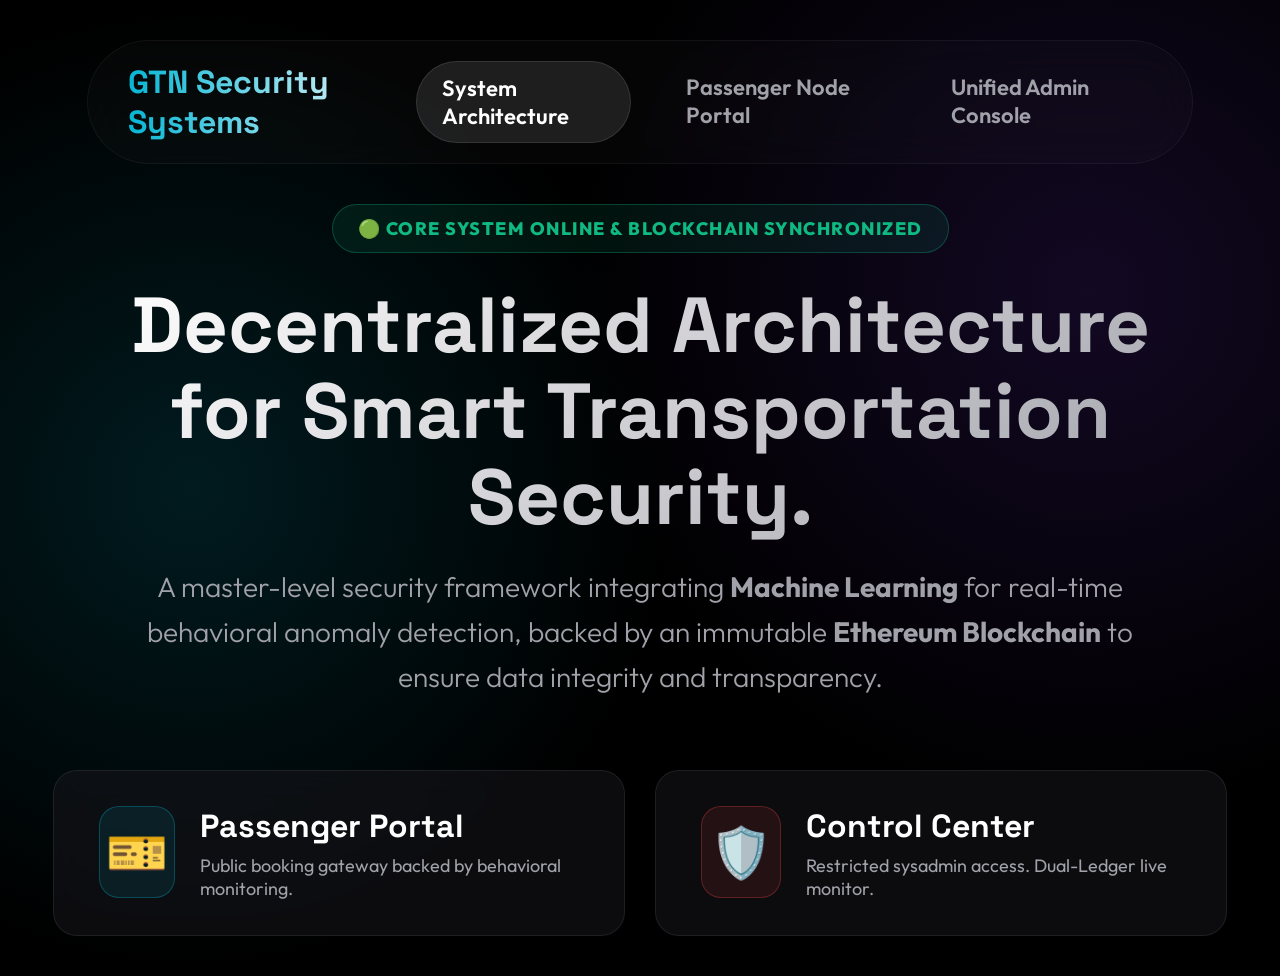
<file: frontend/index.html>
<!DOCTYPE html>
<html lang="en">

<head>
    <meta charset="UTF-8">
    <meta name="viewport" content="width=device-width, initial-scale=1.0">
    <title>Global Transit Security architecture</title>
    <link
        href="https://fonts.googleapis.com/css2?family=Outfit:wght@300;400;600;800&family=Space+Grotesk:wght@500;700;800&display=swap"
        rel="stylesheet">
    <style>
        body {
            font-family: 'Outfit', sans-serif;
            background: #000;
            color: white;
            margin: 0;
            min-height: 100vh;
            display: flex;
            flex-direction: column;
            background-image:
                radial-gradient(circle at 15% 50%, rgba(6, 182, 212, 0.15) 0%, transparent 40%),
                radial-gradient(circle at 85% 30%, rgba(124, 58, 237, 0.15) 0%, transparent 40%);
            background-blend-mode: screen;
        }

        /* Top Navigation - Glassmorphism */
        .top-nav {
            display: flex;
            justify-content: space-between;
            align-items: center;
            padding: 20px 40px;
            background: rgba(255, 255, 255, 0.02);
            border: 1px solid rgba(255, 255, 255, 0.05);
            backdrop-filter: blur(20px);
            border-radius: 100px;
            width: 80%;
            max-width: 1400px;
            margin: 40px auto 0 auto;
            z-index: 10;
        }

        .nav-logo {
            font-family: 'Space Grotesk', sans-serif;
            font-size: 32px;
            font-weight: 800;
            background: linear-gradient(90deg, #06B6D4, #FFF);
            -webkit-background-clip: text;
            -webkit-text-fill-color: transparent;
        }

        .nav-links {
            display: flex;
            gap: 30px;
        }

        .nav-links a {
            color: #A1A1AA;
            text-decoration: none;
            font-weight: 600;
            font-size: 22px;
            transition: 0.3s;
            padding: 12px 25px;
            border-radius: 100px;
        }

        .nav-links a:hover {
            color: #FFF;
            background: rgba(255, 255, 255, 0.05);
        }

        .nav-links a.active {
            color: #FFF;
            background: rgba(255, 255, 255, 0.1);
            border: 1px solid rgba(255, 255, 255, 0.1);
        }

        /* Hero Section */
        .hero {
            flex: 1;
            display: flex;
            flex-direction: column;
            justify-content: center;
            align-items: center;
            text-align: center;
            padding: 40px 20px;
        }

        .badge {
            background: rgba(16, 185, 129, 0.1);
            border: 1px solid rgba(16, 185, 129, 0.3);
            color: #10b981;
            padding: 12px 25px;
            border-radius: 100px;
            font-size: 18px;
            font-weight: 800;
            letter-spacing: 1.5px;
            margin-bottom: 30px;
            animation: pulse 2s infinite;
        }

        @keyframes pulse {
            0% {
                box-shadow: 0 0 0 0 rgba(16, 185, 129, 0.4);
            }

            70% {
                box-shadow: 0 0 0 15px rgba(16, 185, 129, 0);
            }

            100% {
                box-shadow: 0 0 0 0 rgba(16, 185, 129, 0);
            }
        }

        h1 {
            font-family: 'Space Grotesk', sans-serif;
            font-size: 78px;
            font-weight: 800;
            line-height: 1.1;
            max-width: 1100px;
            margin: 0 0 25px 0;
            background: linear-gradient(135deg, #FFFFFF, #A1A1AA);
            -webkit-background-clip: text;
            -webkit-text-fill-color: transparent;
        }

        p.subtitle {
            font-size: 28px;
            color: #A1A1AA;
            max-width: 1000px;
            line-height: 1.6;
            margin: 0 0 70px 0;
            font-weight: 300;
        }

        /* Action Buttons Grid */
        .action-grid {
            display: flex;
            gap: 30px;
        }

        .btn-card {
            background: rgba(20, 20, 25, 0.6);
            backdrop-filter: blur(20px);
            border: 1px solid rgba(255, 255, 255, 0.08);
            border-radius: 24px;
            padding: 35px 45px;
            text-decoration: none;
            display: flex;
            align-i+tems: center;
            gap: 25px;
            transition: 0.3s cubic-bezier(0.4, 0, 0.2, 1);
            width: 480px;
            text-align: left;
        }

        .btn-card:hover {
            transform: translateY(-8px);
            background: rgba(30, 30, 35, 0.8);
            border-color: rgba(255, 255, 255, 0.2);
            box-shadow: 0 20px 40px rgba(0, 0, 0, 0.5);
        }

        .btn-icon {
            font-size: 50px;
            background: rgba(255, 255, 255, 0.05);
            width: 90px;
            height: 90px;
            display: flex;
            justify-content: center;
            align-items: center;
            border-radius: 20px;
        }

        .btn-pass .btn-icon {
            color: #06B6D4;
            background: rgba(6, 182, 212, 0.1);
            border: 1px solid rgba(6, 182, 212, 0.3);
        }

        .btn-pass:hover {
            box-shadow: 0 20px 40px rgba(6, 182, 212, 0.2);
            border-color: #06B6D4;
        }

        .btn-admin .btn-icon {
            color: #ef4444;
            background: rgba(239, 68, 68, 0.1);
            border: 1px solid rgba(239, 68, 68, 0.3);
        }

        .btn-admin:hover {
            box-shadow: 0 20px 40px rgba(239, 68, 68, 0.2);
            border-color: #ef4444;
        }

        .btn-title {
            font-family: 'Space Grotesk', sans-serif;
            font-size: 32px;
            font-weight: 700;
            color: white;
            display: block;
            margin-bottom: 8px;
        }

        .btn-desc {
            font-size: 18px;
            color: #A1A1AA;
            display: block;
        }
    </style>
</head>

<body>

    <!-- Professional Glass Navbar -->
    <div class="top-nav">
        <div class="nav-logo">GTN Security Systems</div>
        <div class="nav-links">
            <a href="index.html" class="active">System Architecture</a>
            <a href="user_login.html">Passenger Node Portal</a>
            <a href="admin_login.html">Unified Admin Console</a>
        </div>
    </div>

    <!-- Hero Section -->
    <div class="hero">
        <div class="badge">🟢 CORE SYSTEM ONLINE & BLOCKCHAIN SYNCHRONIZED</div>

        <h1>Decentralized Architecture for Smart Transportation Security.</h1>

        <p class="subtitle">
            A master-level security framework integrating <strong>Machine Learning</strong> for real-time behavioral
            anomaly detection, backed by an immutable <strong>Ethereum Blockchain</strong> to ensure data integrity and
            transparency.
        </p>

        <div class="action-grid">
            <!-- Passenger Button -->
            <a href="user_login.html" class="btn-card btn-pass">
                <div class="btn-icon">🎫</div>
                <div>
                    <span class="btn-title">Passenger Portal</span>
                    <span class="btn-desc">Public booking gateway backed by behavioral monitoring.</span>
                </div>
            </a>

            <!-- Admin Button -->
            <a href="admin_login.html" class="btn-card btn-admin">
                <div class="btn-icon">🛡️</div>
                <div>
                    <span class="btn-title">Control Center</span>
                    <span class="btn-desc">Restricted sysadmin access. Dual-Ledger live monitor.</span>
                </div>
            </a>
        </div>
    </div>

</body>

</html>
</file>
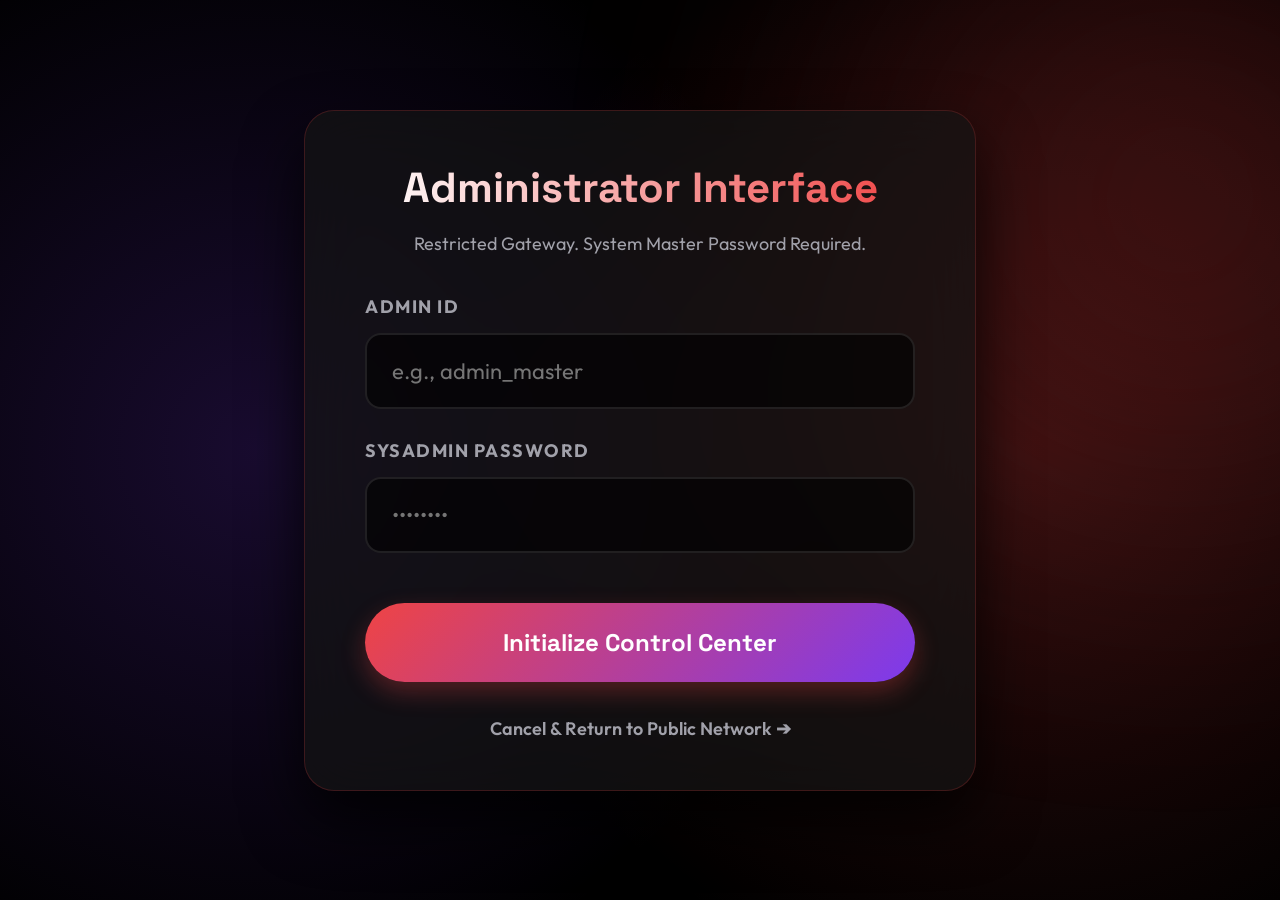
<file: frontend/admin_dashboard.html>
<!DOCTYPE html>
<html lang="en">
<head>
    <meta charset="UTF-8">
    <title>Unified Admin Control Center</title>
    <link href="https://fonts.googleapis.com/css2?family=Outfit:wght@400;600;800&family=Space+Grotesk:wght@500;700&display=swap" rel="stylesheet">
    <style>
        body { 
            font-family: 'Outfit', sans-serif; background: #050505; color: white; margin: 0; min-height: 100vh; padding: 40px;
            background-image: linear-gradient(to bottom, #000, #0a0a0a);
        }

        .top-nav {
            display: flex; justify-content: space-between; align-items: center; padding: 30px 50px;
            background: rgba(255, 255, 255, 0.02); border: 1px solid rgba(255, 255, 255, 0.05);
            backdrop-filter: blur(20px); border-radius: 100px; max-width: 1700px; margin: 0 auto 60px auto;
        }

        .user-badge { font-family: 'Space Grotesk', sans-serif; background: linear-gradient(90deg, #ef4444, #7C3AED); padding: 18px 30px; border-radius: 100px; font-weight: 700; font-size: 24px; letter-spacing: 1px;}
        
        .logout-btn { background: transparent; color: #A1A1AA; border: 1px solid #555; padding: 18px 40px; border-radius: 100px; cursor: pointer; font-weight: 600; font-size: 22px; transition: 0.3s; text-decoration: none;}
        .logout-btn:hover { background: rgba(255, 255, 255, 0.1); color: white; }

        .container { display: grid; grid-template-columns: 1fr 1fr; gap: 60px; max-width: 1800px; margin: 0 auto; }

        .dashboard-panel {
            background: rgba(15, 15, 20, 0.8); backdrop-filter: blur(24px); border-radius: 30px; padding: 50px; box-shadow: 0 20px 40px rgba(0,0,0,0.8);
            border-top: 4px solid transparent; height: 75vh; display: flex; flex-direction: column;
        }

        .panel-safe { border-top-color: #06B6D4; }
        .panel-threat { border-top-color: #ef4444; }

        h2 { font-family: 'Space Grotesk', sans-serif; font-size: 42px; margin-top: 0; display: flex; justify-content: space-between; align-items: center;}
        
        .feed-container { flex: 1; overflow-y: auto; padding-right: 20px; margin-top: 30px; }
        
        /* Blockchain Card Styling */
        .block-card { background: rgba(0,0,0,0.6); border-radius: 16px; padding: 35px; margin-bottom: 30px; border-left: 8px solid #555; transition: 0.2s;}
        .block-card:hover { transform: translateX(5px); }
        
        /* Safe styling */
        .panel-safe .block-card { border-left-color: #06B6D4; }
        /* Threat styling */
        .panel-threat .block-card { border-left-color: #ef4444; background: rgba(239, 68, 68, 0.05); }

        .hash-string { font-family: 'Courier New', monospace; font-size: 16px; color: #A1A1AA; word-break: break-all; margin-top: 20px; background: rgba(255,255,255,0.03); padding: 20px; border-radius: 12px;}
        
        .info-row { font-size: 26px; font-weight: 600; margin-top: 20px; display: flex; justify-content: space-between; align-items: center;}
        .threat-reason { color: #ef4444; font-weight: 800; font-size: 24px; margin-top: 25px; display: flex; align-items: center; gap: 15px;}
        
        .badge-update { color:#7C3AED; font-weight:800; font-size:20px; }
        .badge-new { color:#06B6D4; font-weight:800; font-size:20px; }
        .badge-risk { background: rgba(239, 68, 68, 0.2); padding: 8px 20px; border-radius: 100px; color: #ef4444; font-size: 20px;}
        
        ::-webkit-scrollbar { width: 8px; }
        ::-webkit-scrollbar-track { background: rgba(0,0,0,0.2); border-radius: 10px;}
        ::-webkit-scrollbar-thumb { background: rgba(255,255,255,0.2); border-radius: 10px; }
    </style>
</head>
<body>

    <div class="top-nav">
        <div style="font-family: 'Space Grotesk', sans-serif; font-size: 38px; font-weight: 700;">Global Transit Network</div>
        <div style="display:flex; align-items:center; gap:40px;">
            <div class="user-badge">🛡️ Root Control Active</div>
            <a href="#" onclick="logoutAdmin()" class="logout-btn">Terminate Session</a>
        </div>
    </div>

    <div class="container">
        
        <!-- SAFE BLOCKCHAIN FEED -->
        <div class="dashboard-panel panel-safe">
            <h2>
                <span style="color: #06B6D4;">Global Safe Ledger</span>
                <span style="font-size: 20px; color:#A1A1AA; background: rgba(255,255,255,0.1); padding: 8px 20px; border-radius: 100px;">Auto-Syncing...</span>
            </h2>
            <p style="color:#A1A1AA; font-size: 22px; margin-top: 0px;">World-wide cryptographically verified human transactions.</p>
            
            <div class="feed-container" id="safeFeed">
                <div style="text-align:center; color:#555; margin-top:50px; font-size: 28px;">Fetching Global Nodes...</div>
            </div>
        </div>

        <!-- THREAT QUARANTINE FEED -->
        <div class="dashboard-panel panel-threat">
            <h2>
                <span style="color: #ef4444;">Threat Quarantine Ledger</span>
                <span style="font-size: 20px; color:#ef4444; background: rgba(239,68,68,0.1); padding: 8px 20px; border-radius: 100px;">AI Watchdog Active</span>
            </h2>
            <p style="color:#A1A1AA; font-size: 22px; margin-top: 0px;">Malicious entities flagged by the AI Firewall isolated here.</p>
            
            <div class="feed-container" id="threatFeed">
                <div style="text-align:center; color:#555; margin-top:50px; font-size: 28px;">Fetching Quarantine Nodes...</div>
            </div>
        </div>

    </div>

    <script>
        // Security Lock
        if (!localStorage.getItem("AdminSession")) { window.location.href = "admin_login.html"; }

        function logoutAdmin() {
            localStorage.removeItem("AdminSession");
            window.location.href = "index.html";
        }

        async function fetchSafeLedger() {
            const feed = document.getElementById("safeFeed");
            try {
                const response = await fetch('http://127.0.0.1:8000/blockchain/global');
                const data = await response.json();
                
                if (data.chain.length === 0) {
                    feed.innerHTML = `<div style="text-align:center; color:#555; padding: 40px; font-size:28px;">No safe transactions on network.</div>`;
                    return;
                }

                feed.innerHTML = data.chain.reverse().map(block => {
                    const isUpdate = block.type === "TICKET_UPDATED";
                    const badgeClass = isUpdate ? "badge-update" : "badge-new";
                    const badgeText = isUpdate ? "🔄 ROOT_MODIFIED" : "🎫 GENESIS_TICKET";

                    return `
                        <div class="block-card">
                            <div style="display:flex; justify-content:space-between; align-items: center;">
                                <span class="${badgeClass}">${badgeText}</span>
                                <span style="color:#A1A1AA; font-size:18px; border: 1px solid #555; padding: 10px 20px; border-radius: 100px;">User: ${block.user_id}</span>
                            </div>
                            
                            <div class="hash-string">🔹 SHA-256 Hash:<br>${block.hash || 'VIRTUAL_NODE_HASH_AWAITING_SYNC_' + Date.now()}</div>
                            ${isUpdate ? `<div class="hash-string" style="color:#A78BFA; border-color:rgba(124,58,237,0.3);">🔸 Linked Parent Block:<br>${block.linked_hash}</div>` : ''}
                            
                            <div class="info-row">
                                <span style="color:#FFF;">${block.source || "Origin"} ➔ ${block.destination || "Target"}</span>
                                <span style="color:#06B6D4;">$${block.amount || "0.00"}</span>
                            </div>
                        </div>
                    `;
                }).join('');
            } catch (e) { feed.innerHTML = `<div style="color:#ef4444; font-size:20px; font-weight:bold; text-align:center;">Network API Error</div>`; }
        }

        async function fetchThreatLedger() {
            const feed = document.getElementById("threatFeed");
            try {
                const response = await fetch('http://127.0.0.1:8000/blockchain/blocked');
                const data = await response.json();
                
                if (data.chain.length === 0) {
                    feed.innerHTML = `<div style="text-align:center; color:#555; padding: 40px; font-size:28px;">Network secure. No threats detected.</div>`;
                    return;
                }

                feed.innerHTML = data.chain.reverse().map(block => `
                    <div class="block-card">
                        <div style="display:flex; justify-content:space-between; align-items: center;">
                            <span style="color:#ef4444; font-weight:800; font-size: 20px;">🚨 SECURITY INTERCEPT</span>
                            <span style="color:#A1A1AA; font-size:18px; border: 1px solid #555; padding: 10px 20px; border-radius: 100px;">User: ${block.user_id}</span>
                        </div>
                        
                        <div class="hash-string" style="color:#fca5a5; background:rgba(239,68,68,0.1); border-color: rgba(239,68,68,0.3);">
                            Isolation Hash:<br>QUARANTINE_BLOCK_${block.timestamp}
                        </div>
                        
                        <div class="threat-reason">
                            <span>⛔ ${block.reason || "Cognitive Behavior Mismatch"}</span>
                            <span class="badge-risk">AI Risk Score: ${block.risk_score || "99.9"}%</span>
                        </div>
                    </div>
                `).join('');
            } catch (e) { feed.innerHTML = `<div style="color:#ef4444; font-size:20px; font-weight:bold; text-align:center;">Network API Error</div>`; }
        }

        // Auto Refresh
        fetchSafeLedger();
        fetchThreatLedger();
        setInterval(fetchSafeLedger, 3000);
        setInterval(fetchThreatLedger, 3000);
    </script>
</body>
</html>
</file>
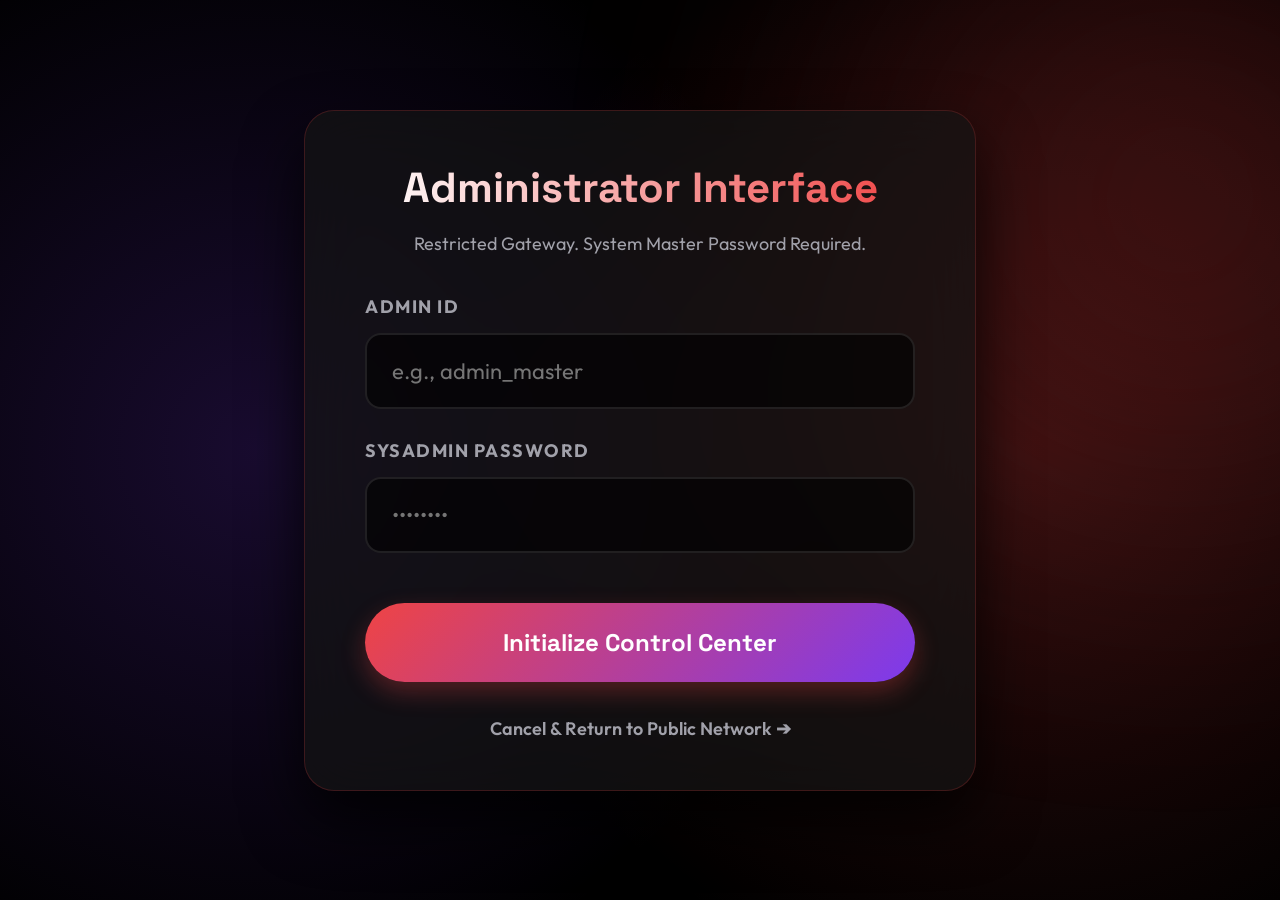
<file: frontend/admin_login.html>
<!DOCTYPE html>
<html lang="en">
<head>
    <meta charset="UTF-8">
    <title>Admin Login - Master Gateway</title>
    <link href="https://fonts.googleapis.com/css2?family=Outfit:wght@400;600;800&family=Space+Grotesk:wght@500;700;800&display=swap" rel="stylesheet">
    <style>
        body { 
            font-family: 'Outfit', sans-serif; 
            background: #000; 
            color: white; 
            display: flex; justify-content: center; align-items: center; 
            height: 100vh; margin: 0; position: relative;
            background-image: 
                radial-gradient(circle at 80% 50%, rgba(239, 68, 68, 0.2) 0%, transparent 50%),
                radial-gradient(circle at 20% 50%, rgba(124, 58, 237, 0.2) 0%, transparent 50%);
        }

        /* Ambient glowing orb */
        body::before { 
            content: ''; position: fixed; width: 600px; height: 600px; border-radius: 50%; filter: blur(150px);
            z-index: -1; opacity: 0.2; background: #ef4444; top: -100px; right: -200px; animation: drift 15s infinite alternate; 
        }
        @keyframes drift { 0% { transform: translateY(0); } 100% { transform: translateY(50px); } }

        .glass-panel { 
            background: rgba(20, 20, 20, 0.7); backdrop-filter: blur(30px); border: 1px solid rgba(239, 68, 68, 0.2); 
            padding: 50px 60px; border-radius: 30px; width: 550px; box-shadow: 0 30px 60px rgba(0,0,0,0.8); text-align: center; 
        }
        
        h2 { font-family: 'Space Grotesk', sans-serif; font-size: 42px; font-weight: 800; margin-top: 0; margin-bottom: 5px; background: linear-gradient(to right, #FFFFFF, #ef4444); -webkit-background-clip: text; -webkit-text-fill-color: transparent; }
        
        label { display: block; text-align: left; font-size: 18px; text-transform: uppercase; letter-spacing: 1.5px; color: #A1A1AA; font-weight: 700; margin-top: 30px; margin-bottom: 15px;}
        input { width: 100%; padding: 22px 25px; background: rgba(0,0,0,0.6); border: 2px solid rgba(255,255,255,0.1); border-radius: 16px; color: white; box-sizing: border-box; font-size: 22px; font-family: 'Outfit'; outline: none; transition: 0.3s; }
        input:focus { border-color: #ef4444; box-shadow: 0 0 20px rgba(239, 68, 68, 0.3); background: rgba(0,0,0,0.8); }
        
        button { width: 100%; padding: 24px; border: none; border-radius: 100px; font-weight: 800; font-family: 'Space Grotesk', sans-serif; font-size: 24px; cursor: pointer; margin-top: 50px; color: white; background: linear-gradient(135deg, #ef4444, #7C3AED); transition: 0.3s; box-shadow: 0 10px 25px rgba(239, 68, 68, 0.3);}
        button:hover { transform: translateY(-3px); box-shadow: 0 15px 35px rgba(239, 68, 68, 0.5); }
        
        .footer-link { margin-top: 35px; color: #A1A1AA; font-size: 18px; font-weight: 600; display: block; text-decoration: none; transition: 0.2s; }
        .footer-link:hover { color: #FFFFFF; }
        
        #errorMsg { color: #ef4444; font-size: 18px; font-weight: 600; margin-top: 25px; display: none; background: rgba(239, 68, 68, 0.1); padding: 15px; border-radius: 12px; border: 1px solid rgba(239,68,68,0.3);}
    </style>
</head>
<body>

    <div class="glass-panel">
        <h2>Administrator Interface</h2>
        <p style="color: #A1A1AA; font-size: 18px; margin-bottom: 40px;">Restricted Gateway. System Master Password Required.</p>
        
        <label>Admin ID</label>
        <input type="text" id="admin-user" placeholder="e.g., admin_master" required>

        <label>SysAdmin Password</label>
        <input type="password" id="admin-pass" placeholder="••••••••" required>

        <button onclick="loginAdmin()">Initialize Control Center</button>
        <div id="errorMsg"></div>

        <a href="index.html" class="footer-link">Cancel & Return to Public Network ➔</a>
    </div>

    <script>
        function loginAdmin() {
            const pass = document.getElementById("admin-pass").value.trim().toLowerCase();
            const errorMsg = document.getElementById("errorMsg");

            // Bulletproof Admin Logic for Live Demo
            if (pass === "admin" || pass === "root") {
                localStorage.setItem("AdminSession", "admin_master");
                window.location.href = "admin_dashboard.html";
            } else {
                errorMsg.style.display = "block";
                errorMsg.innerHTML = "🚨 ACCESS DENIED. Invalid SysAdmin Credentials.";
            }
        }
    </script>
</body>
</html>
</file>
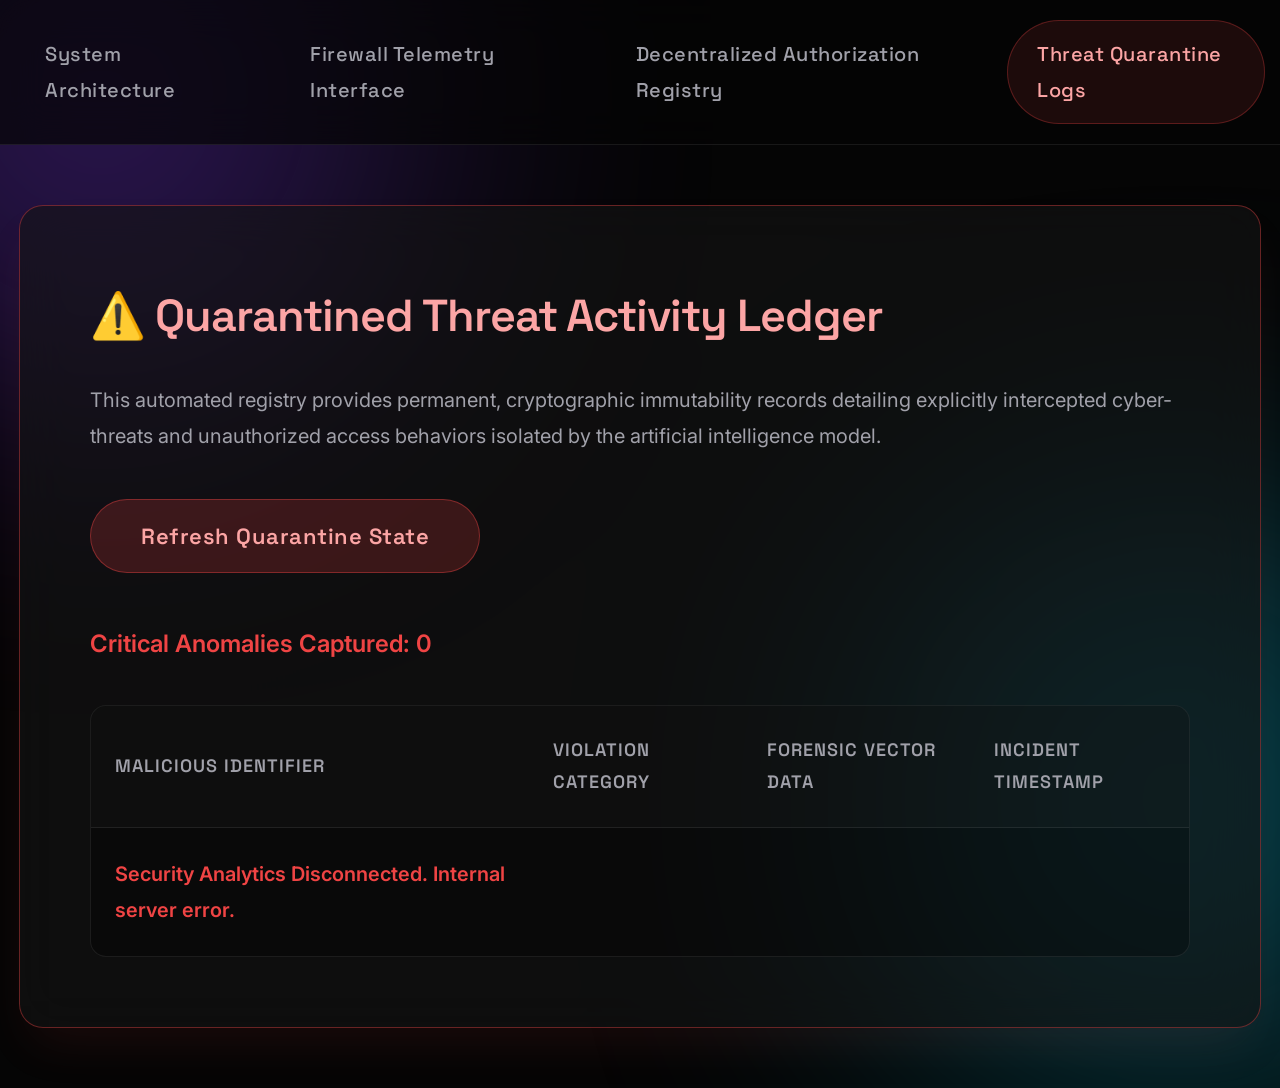
<file: frontend/blocked_ledger.html>
<!DOCTYPE html>
<html>
<head>
    <title>Quarantined Threat Activity Ledger</title>
    <link rel="stylesheet" href="style.css">
</head>
<body onload="loadBlockedBlockchain()">

    <div class="navbar">
        <a href="index.html">System Architecture</a>
        <a href="firewall_login.html">Firewall Telemetry Interface</a>
        <a href="global_ledger.html">Decentralized Authorization Registry</a>
        <a class="active" href="blocked_ledger.html">Threat Quarantine Logs</a>
    </div>

    <div class="container" style="border-color: rgba(239, 68, 68, 0.4); box-shadow: 0 25px 50px -12px rgba(239, 68, 68, 0.1);">
        <h2 style="color: #fca5a5;">⚠️ Quarantined Threat Activity Ledger</h2>
        <p style="font-size: 1.25rem; color: #A1A1AA;">This automated registry provides permanent, cryptographic immutability records detailing explicitly intercepted cyber-threats and unauthorized access behaviors isolated by the artificial intelligence model.</p>
        
        <button type="button" onclick="loadBlockedBlockchain()" style="background: rgba(239, 68, 68, 0.2); color: #fca5a5; width: auto; margin-bottom: 25px; border: 1px solid rgba(239, 68, 68, 0.4);">Refresh Quarantine State</button>
        <p id="blockedCount" style="font-size: 1.5rem; font-weight: 600; color: #ef4444; margin-bottom: 20px;">Critical Anomalies Captured: 0</p>
        
        <table>
            <thead>
                <tr>
                    <th>Malicious Identifier</th>
                    <th>Violation Category</th>
                    <th>Forensic Vector Data</th>
                    <th>Incident Timestamp</th>
                </tr>
            </thead>
            <tbody id="blockedTableBody">
                <tr><td colspan="4" style="text-align: center;">Establishing connection to Smart Contract...</td></tr>
            </tbody>
        </table>
    </div>

    <script>
        async function loadBlockedBlockchain() {
            const tbody = document.getElementById('blockedTableBody');
            const countText = document.getElementById('blockedCount');
            
            try {
                const response = await fetch('http://127.0.0.1:8000/blockchain/blocked');
                const result = await response.json();
                
                countText.innerText = `Critical Anomalies Captured: ${result.count}`;
                
                if (result.count === 0) {
                    tbody.innerHTML = '<tr><td colspan="4" style="text-align: center;">No malicious anomalies intercepted in the current state array.</td></tr>';
                    return;
                }

                tbody.innerHTML = '';
                result.chain.forEach(record => {
                    const row = document.createElement('tr');
                    let timeStr = new Date(record.timestamp * 1000).toLocaleString();
                    row.innerHTML = `
                        <td style="color: #fca5a5;"><b>${record.user_id}</b></td>
                        <td style="color: #ef4444;"><b>${record.type}</b></td>
                        <td style="color: #cbd5e1;">Geo-Node: ${record.location_id || 'N/A'}, Hard-Sig: ${record.device_id || 'N/A'}, Intrusions: ${record.failed_attempts || 'Unknown'}</td>
                        <td style="color: #94a3b8;">${timeStr}</td>
                    `;
                    tbody.appendChild(row);
                });

            } catch (error) {
                tbody.innerHTML = `<tr><td colspan="4" class="error">Security Analytics Disconnected. Internal server error.</td></tr>`;
            }
        }
    </script>
</body>
</html>
</file>
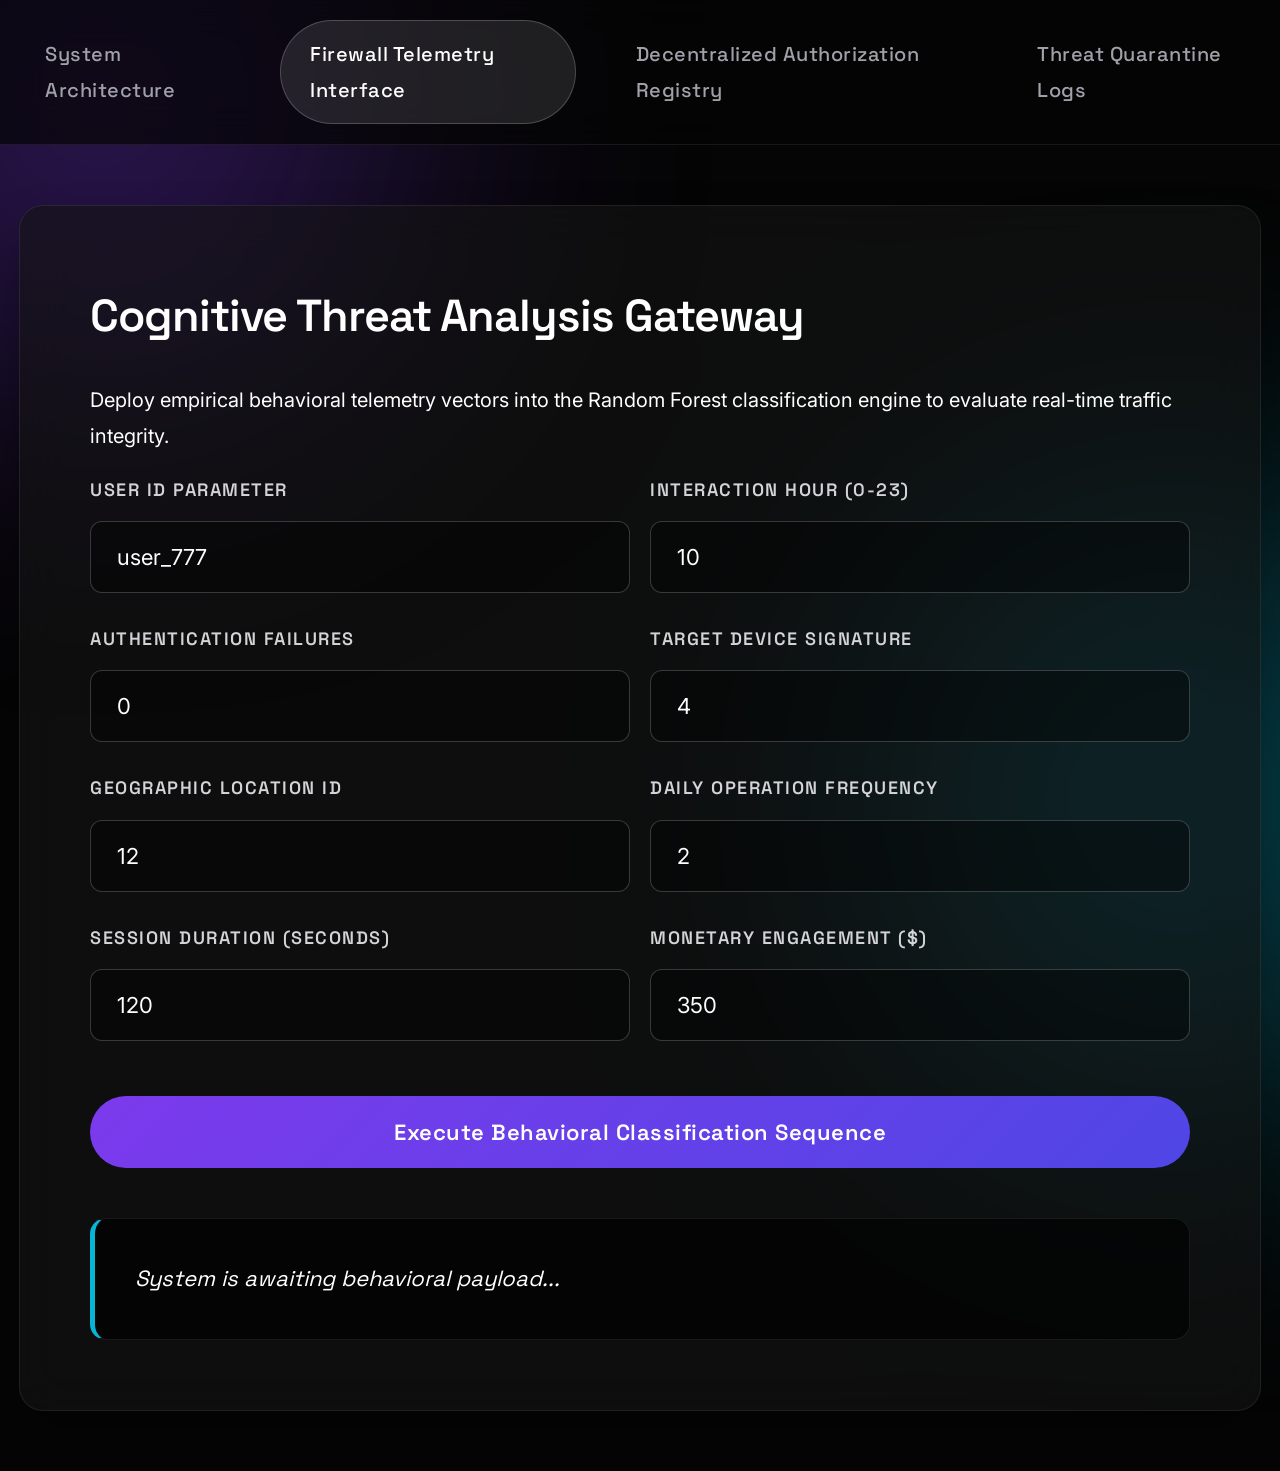
<file: frontend/firewall_login.html>
<!DOCTYPE html>
<html>
<head>
    <title>Cognitive Threat Analysis Gateway</title>
    <link rel="stylesheet" href="style.css">
</head>
<body>

    <div class="navbar">
        <a href="index.html">System Architecture</a>
        <a class="active" href="firewall_login.html">Firewall Telemetry Interface</a>
        <a href="global_ledger.html">Decentralized Authorization Registry</a>
        <a href="blocked_ledger.html">Threat Quarantine Logs</a>
    </div>

    <div class="container">
        <h2>Cognitive Threat Analysis Gateway</h2>
        <p>Deploy empirical behavioral telemetry vectors into the Random Forest classification engine to evaluate real-time traffic integrity.</p>
        
        <form id="loginForm">
            <div style="display: flex; gap: 20px;">
                <div class="form-group" style="flex: 1;"><label>User ID Parameter</label><input type="text" id="user_id" value="user_777" required></div>
                <div class="form-group" style="flex: 1;"><label>Interaction Hour (0-23)</label><input type="number" id="login_hour" value="10" required></div>
            </div>
            
            <div style="display: flex; gap: 20px;">
                <div class="form-group" style="flex: 1;"><label>Authentication Failures</label><input type="number" id="failed_attempts" value="0" required></div>
                <div class="form-group" style="flex: 1;"><label>Target Device Signature</label><input type="number" id="device_id" value="4" required></div>
            </div>
            
            <div style="display: flex; gap: 20px;">
                <div class="form-group" style="flex: 1;"><label>Geographic Location ID</label><input type="number" id="location_id" value="12" required></div>
                <div class="form-group" style="flex: 1;"><label>Daily Operation Frequency</label><input type="number" id="login_frequency" value="2" required></div>
            </div>

            <div style="display: flex; gap: 20px;">
                <div class="form-group" style="flex: 1;"><label>Session Duration (seconds)</label><input type="number" id="time_spent" value="120" required></div>
                <div class="form-group" style="flex: 1;"><label>Monetary Engagement ($)</label><input type="number" id="transaction_amount" value="350" required></div>
            </div>

            <button type="submit" class="primary">Execute Behavioral Classification Sequence</button>
        </form>

        <div id="resultBox">
            <i>System is awaiting behavioral payload...</i>
        </div>
    </div>

    <script>
        const sleep = ms => new Promise(r => setTimeout(r, ms));

        document.getElementById('loginForm').addEventListener('submit', async (e) => {
            e.preventDefault();
            const resultBox = document.getElementById('resultBox');
            
            const payload = {
                user_id: document.getElementById('user_id').value,
                login_hour: parseInt(document.getElementById('login_hour').value),
                login_frequency: parseInt(document.getElementById('login_frequency').value),
                location_id: parseInt(document.getElementById('location_id').value),
                device_id: parseInt(document.getElementById('device_id').value),
                transaction_amount: parseFloat(document.getElementById('transaction_amount').value),
                time_spent: parseFloat(document.getElementById('time_spent').value),
                failed_attempts: parseInt(document.getElementById('failed_attempts').value)
            };

            resultBox.innerHTML = "<p>⚙️ <b>Firewall Mechanism Engaged!</b> Transferring payload to ML node...</p>";
            await sleep(600);
            resultBox.innerHTML += "<p>🔍 <i>Computing feature scaling algorithms against 7 behavioral parameters...</i></p>";
            await sleep(800);
            resultBox.innerHTML += "<p>⚖️ <i>Executing Random Forest matrix... Deriving probability distribution...</i></p>";
            await sleep(1000);

            try {
                const response = await fetch('http://127.0.0.1:8000/login', {
                    method: 'POST',
                    headers: { 'Content-Type': 'application/json' },
                    body: JSON.stringify(payload)
                });

                const data = await response.json();

                if (response.ok) {
                    resultBox.innerHTML += `
                        <hr style="margin: 15px 0; border-color: rgba(255,255,255,0.1);">
                        <p class="success">✅ AUTHORIZATION SAFE: ${data.message}</p>
                        <p><b>Ledger Synchronization:</b> ${data.blockchain_status}</p>
                    `;
                } else {
                    resultBox.innerHTML += `
                        <hr style="margin: 15px 0; border-color: rgba(255,255,255,0.1);">
                        <p class="error">🚨 ANOMALY ISOLATED: ${data.detail}</p>
                        <p><b>Security Action Required:</b> Explicit threat rejected. Metadata committed to quarantine blockchain.</p>
                    `;
                }

            } catch (error) {
                resultBox.innerHTML = `<p class="error">System Infrastructure Offline. Backend FastAPI node not responding.</p>`;
            }
        });
    </script>
</body>
</html>
</file>
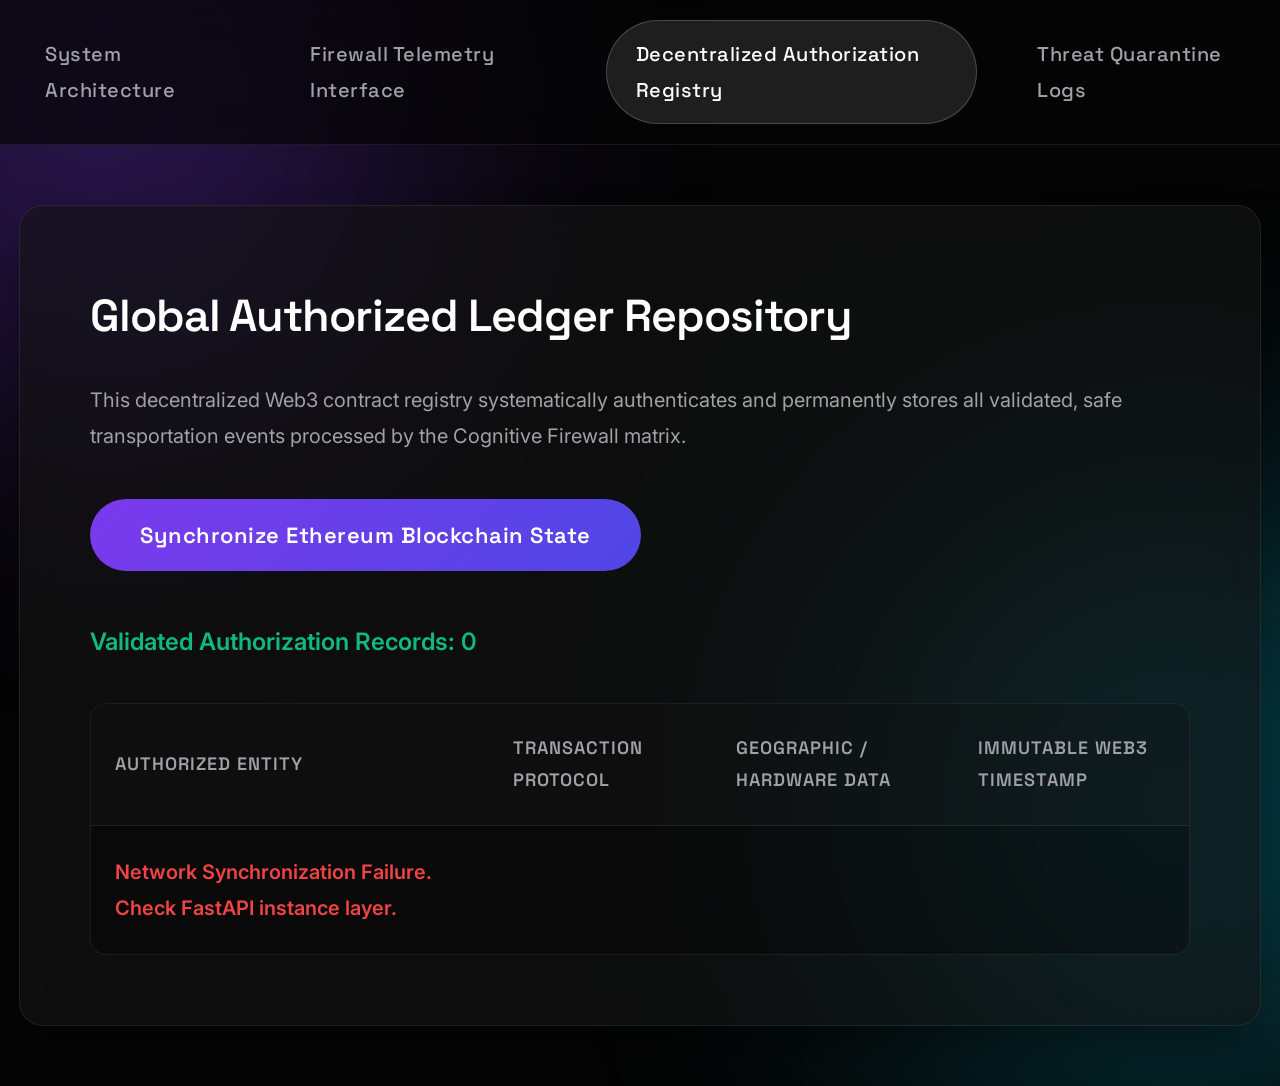
<file: frontend/global_ledger.html>
<!DOCTYPE html>
<html>
<head>
    <title>Global Authorized Ledger Repository</title>
    <link rel="stylesheet" href="style.css">
</head>
<body onload="loadGlobalBlockchain()">

    <div class="navbar">
        <a href="index.html">System Architecture</a>
        <a href="firewall_login.html">Firewall Telemetry Interface</a>
        <a class="active" href="global_ledger.html">Decentralized Authorization Registry</a>
        <a href="blocked_ledger.html">Threat Quarantine Logs</a>
    </div>

    <div class="container">
        <h2>Global Authorized Ledger Repository</h2>
        <p style="font-size: 1.25rem; color: #A1A1AA;">This decentralized Web3 contract registry systematically authenticates and permanently stores all validated, safe transportation events processed by the Cognitive Firewall matrix.</p>
        
        <button type="button" onclick="loadGlobalBlockchain()" class="primary" style="width: auto; margin-bottom: 25px;">Synchronize Ethereum Blockchain State</button>
        <p id="ledgerCount" style="font-size: 1.5rem; font-weight: 600; color: #10b981; margin-bottom: 20px;">Validated Authorization Records: 0</p>
        
        <table>
            <thead>
                <tr>
                    <th>Authorized Entity</th>
                    <th>Transaction Protocol</th>
                    <th>Geographic / Hardware Data</th>
                    <th>Immutable Web3 Timestamp</th>
                </tr>
            </thead>
            <tbody id="blockchainTableBody">
                <tr><td colspan="4" style="text-align: center;">Establishing connection to Smart Contract...</td></tr>
            </tbody>
        </table>
    </div>

    <script>
        async function loadGlobalBlockchain() {
            const tbody = document.getElementById('blockchainTableBody');
            const countText = document.getElementById('ledgerCount');
            
            try {
                const response = await fetch('http://127.0.0.1:8000/blockchain/global');
                const result = await response.json();
                
                countText.innerText = `Validated Authorization Records: ${result.count}`;
                
                if (result.count === 0) {
                    tbody.innerHTML = '<tr><td colspan="4" style="text-align: center;">Genesis block established. Awaiting initial transaction sequence.</td></tr>';
                    return;
                }

                tbody.innerHTML = '';
                result.chain.forEach(record => {
                    const row = document.createElement('tr');
                    let timeStr = new Date(record.timestamp * 1000).toLocaleString();
                    row.innerHTML = `
                        <td><b style="color: white;">${record.user_id}</b></td>
                        <td style="color: #06B6D4;"><b>${record.type}</b></td>
                        <td style="color: #cbd5e1;">Geo-Node: ${record.location_id || 'N/A'}, Hard-Sig: ${record.device_id || 'N/A'}</td>
                        <td style="color: #94a3b8;">${timeStr}</td>
                    `;
                    tbody.appendChild(row);
                });

            } catch (error) {
                tbody.innerHTML = `<tr><td colspan="4" class="error">Network Synchronization Failure. Check FastAPI instance layer.</td></tr>`;
            }
        }
    </script>
</body>
</html>
</file>
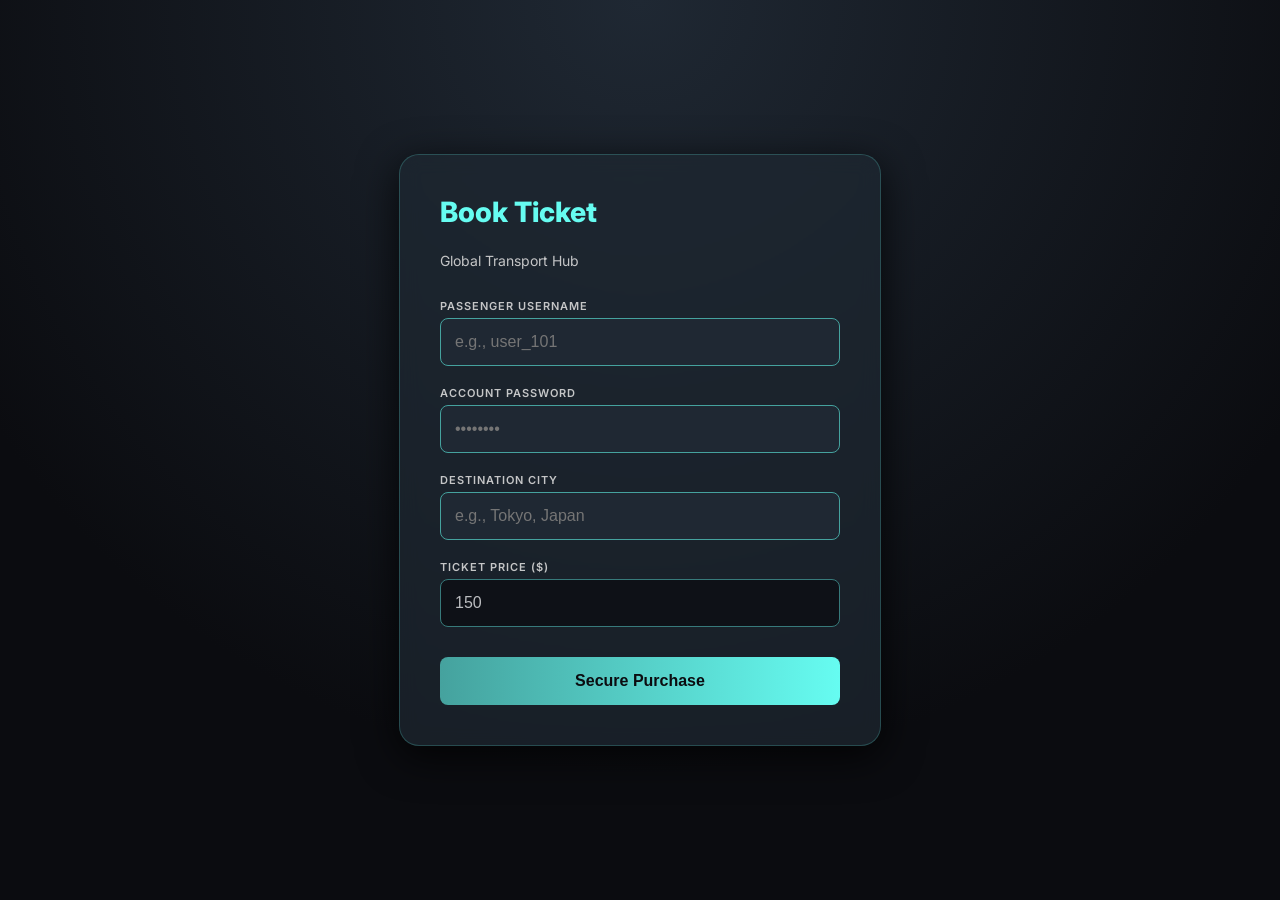
<file: frontend/passenger_booking.html>
<!DOCTYPE html>
<html lang="en">
<head>
    <meta charset="UTF-8">
    <title>Global Transit Portal - Book Tickets</title>
    <link href="https://fonts.googleapis.com/css2?family=Inter:wght@400;600;800&display=swap" rel="stylesheet">
    <style>
        body { font-family: 'Inter', sans-serif; background: #0b0c10; color: white; display: flex; justify-content: center; align-items: center; height: 100vh; margin: 0; background-image: radial-gradient(circle at top, #1f2833, #0b0c10 70%);}
        .glass-panel { background: rgba(31, 40, 51, 0.7); backdrop-filter: blur(10px); padding: 40px; border-radius: 20px; border: 1px solid rgba(102, 252, 241, 0.2); width: 400px; box-shadow: 0 10px 40px rgba(0,0,0,0.8); }
        h2 { color: #66fcf1; margin-top: 0; font-size: 28px; font-weight: 800;}
        label { font-size: 11px; color: #c5c6c7; text-transform: uppercase; letter-spacing: 1px; display: block; margin-top: 20px; margin-bottom: 5px; font-weight: 600;}
        input { width: 100%; padding: 14px; background: #1f2833; border: 1px solid #45a29e; border-radius: 8px; color: white; box-sizing: border-box; font-size: 16px; outline: none; transition: 0.3s;}
        input:focus { border-color: #66fcf1; box-shadow: 0 0 10px rgba(102, 252, 241, 0.3); }
        button { width: 100%; padding: 15px; background: linear-gradient(90deg, #45a29e, #66fcf1); border: none; border-radius: 8px; color: #0b0c10; font-weight: 800; font-size: 16px; cursor: pointer; margin-top: 30px; transition: transform 0.2s, box-shadow 0.2s; }
        button:hover { transform: translateY(-2px); box-shadow: 0 5px 15px rgba(102, 252, 241, 0.4);}
        .alert { display: none; padding: 15px; margin-top: 20px; border-radius: 8px; font-weight: 600; text-align: center; font-size: 14px; line-height: 1.5;}
        .alert-success { background: rgba(46, 213, 115, 0.1); color: #2ed573; border: 1px solid rgba(46, 213, 115, 0.3); }
        .alert-danger { background: rgba(255, 71, 87, 0.1); color: #ff4757; border: 1px solid rgba(255, 71, 87, 0.3); }
        .loading { color: #66fcf1; font-weight: 400; font-style: italic;}
    </style>
</head>
<body>
    <div class="glass-panel">
        <h2>Book Ticket</h2>
        <p style="color: #c5c6c7; font-size: 14px; margin-bottom: 30px;">Global Transport Hub</p>
        
        <label>Passenger Username</label>
        <input type="text" id="username" placeholder="e.g., user_101" required>

        <label>Account Password</label>
        <input type="password" id="password" placeholder="••••••••" required>

        <label>Destination City</label>
        <input type="text" id="destination" placeholder="e.g., Tokyo, Japan" required>
        
        <label>Ticket Price ($)</label>
        <input type="number" id="amount" value="150" readonly style="background: #0b0c10; opacity: 0.7;">

        <button onclick="attemptBooking()">Secure Purchase</button>
        
        <div id="statusBox" class="alert"></div>
    </div>

    <!-- INVISIBLE BEHAVIOR TRACKING SYSTEM -->
    <!-- This replaces the Admin Dashboard. The system secretly watches the user! -->
    <script>
        let startTime = Date.now();
        let failedAttempts = 0; // System secretly counts if they fail the password repeatedly

        async function attemptBooking() {
            const user = document.getElementById("username").value;
            const dest = document.getElementById("destination").value;
            const amt = parseFloat(document.getElementById("amount").value);
            const pass = document.getElementById("password").value;
            const statusBox = document.getElementById("statusBox");

            statusBox.style.display = "block";
            statusBox.className = "alert loading";
            statusBox.innerHTML = "Authenticating with Security Gateway...";

            // Simulate hacker behavior for the demo!
            // If you type "hacker" as the password, it forces the hidden bot variables
            if (pass.toLowerCase().includes("hack")) {
                failedAttempts += 10; // Instantly flags as a brute-force bot!
            }

            // 1. ASSEMBLE THE SECRET BEHAVIORAL PAYLOAD
            const sessionDuration = (Date.now() - startTime) / 1000;
            const secretBehaviorPayload = {
                user_id: user,
                login_hour: new Date().getHours(), // Grabs their actual computer time
                login_frequency: Math.floor(Math.random() * 3) + 1, // Simulated standard human frequency
                location_id: 12, // Simulated detected IP location
                device_id: 4, 
                transaction_amount: amt,
                time_spent: sessionDuration, // Tracks how fast they type
                failed_attempts: failedAttempts
            };

            try {
                // 2. SEND INVISIBLE PAYLOAD TO AI FIREWALL (main.py)
                const aiResponse = await fetch("http://127.0.0.1:8000/firewall/analyze", {
                    method: "POST",
                    headers: {"Content-Type": "application/json"},
                    body: JSON.stringify(secretBehaviorPayload)
                });
                const aiResult = await aiResponse.json();

                // 3. AI MAKES THE DECISION
                if (aiResult.status === "Suspicious") {
                    statusBox.className = "alert alert-danger";
                    statusBox.innerHTML = "🚨 <b>THREAT ISOLATED</b><br>AI Cognitive Firewall detected anomalous behavior. Data routed to Quarantine Ledger.";
                } else {
                    // 4. IF SAFE, PROCEED TO BLOCKCHAIN LEDGER
                    const bookResponse = await fetch("http://127.0.0.1:8000/book", {
                        method: "POST",
                        headers: {"Content-Type": "application/json"},
                        body: JSON.stringify({
                            user_id: user,
                            source: "Origin_Hub",
                            destination: dest,
                            amount: amt
                        })
                    });
                    const bookResult = await bookResponse.json();
                    statusBox.className = "alert alert-success";
                    statusBox.innerHTML = "✅ <b>AI Verified Passed!</b><br>Ticket successfully written to immutable Global Blockchain.";
                }
            } catch (error) {
                statusBox.className = "alert alert-danger";
                statusBox.innerHTML = "API Offline. Please run 'python main.py' in terminal.";
            }
        }
    </script>
</body>
</html>
</file>
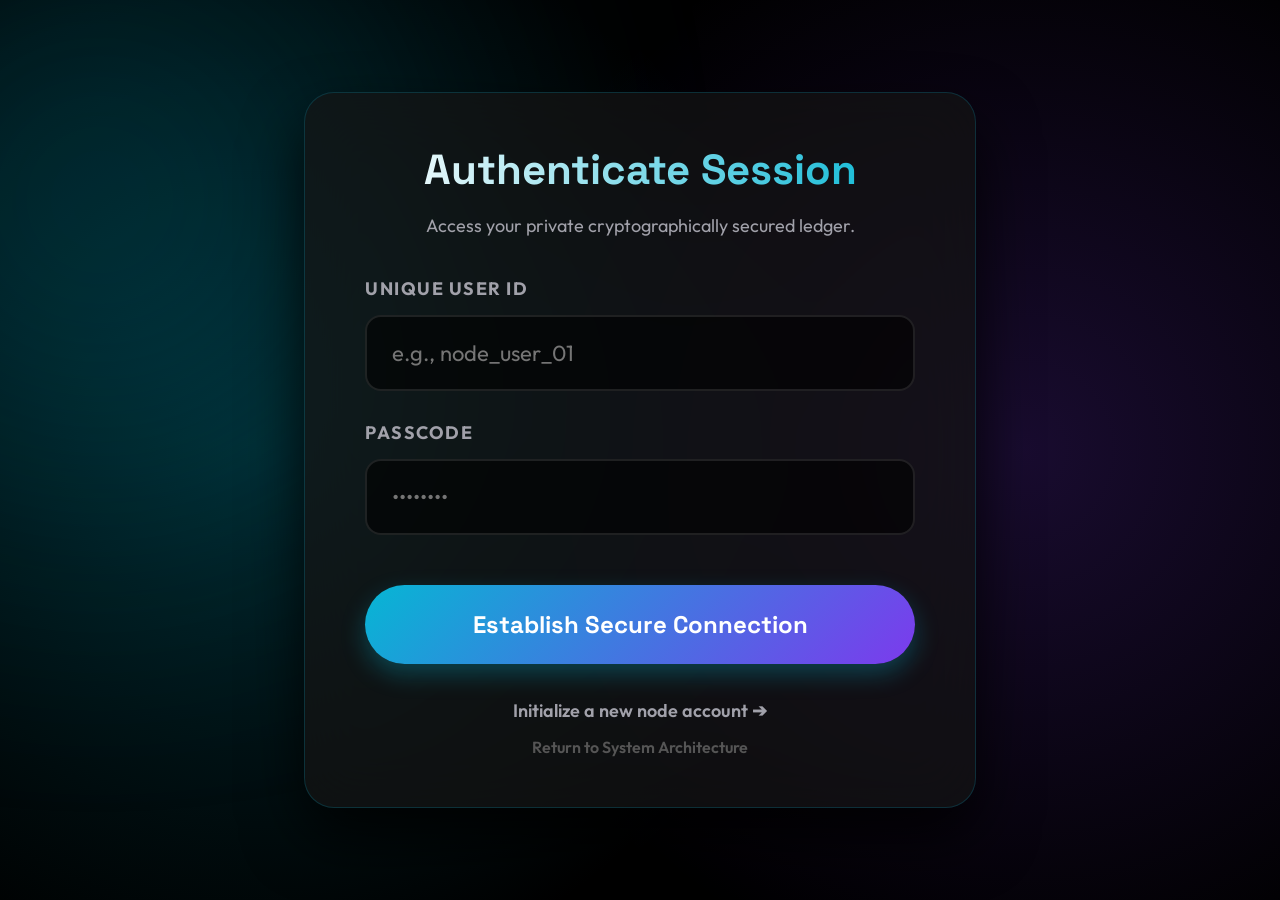
<file: frontend/user_dashboard.html>
<!DOCTYPE html>
<html lang="en">
<head>
    <meta charset="UTF-8">
    <title>Passenger Dashboard - Secure Transit</title>
    <link href="https://fonts.googleapis.com/css2?family=Outfit:wght@300;400;600;800&family=Space+Grotesk:wght@500;700&display=swap" rel="stylesheet">
    <style>
        body { 
            font-family: 'Outfit', sans-serif; 
            background: #000; 
            color: white; 
            margin: 0; 
            min-height: 100vh;
            background-image: 
                radial-gradient(circle at 10% 20%, rgba(6, 182, 212, 0.2) 0%, transparent 20%),
                radial-gradient(circle at 90% 80%, rgba(124, 58, 237, 0.2) 0%, transparent 20%);
            background-blend-mode: screen;
            padding: 40px;
        }

        /* Top Navigation */
        .top-nav {
            display: flex;
            justify-content: space-between;
            align-items: center;
            padding: 20px 40px;
            background: rgba(255, 255, 255, 0.03);
            border: 1px solid rgba(255, 255, 255, 0.05);
            backdrop-filter: blur(20px);
            border-radius: 100px;
            max-width: 1400px;
            margin: 0 auto 50px auto;
            box-shadow: 0 10px 30px rgba(0,0,0,0.5);
        }

        .user-badge {
            font-family: 'Space Grotesk', sans-serif;
            background: linear-gradient(90deg, #06B6D4, #7C3AED);
            padding: 15px 30px;
            border-radius: 100px;
            font-weight: 700;
            font-size: 24px;
        }

        .logout-btn {
            background: transparent;
            color: #ef4444;
            border: 2px solid rgba(239, 68, 68, 0.4);
            padding: 15px 35px;
            border-radius: 100px;
            cursor: pointer;
            font-weight: 600;
            font-size: 24px;
            transition: 0.3s;
            text-decoration: none;
        }
        .logout-btn:hover { background: rgba(239, 68, 68, 0.1); border-color: #ef4444; box-shadow: 0 0 15px rgba(239,68,68,0.3); }

        /* Main Grid Layout */
        .container {
            display: grid;
            grid-template-columns: 1fr 1.3fr;
            gap: 60px;
            max-width: 1700px;
            margin: 0 auto;
        }

        /* Glass Cards */
        .glass-card {
            background: rgba(15, 15, 20, 0.6);
            backdrop-filter: blur(24px);
            border: 1px solid rgba(255, 255, 255, 0.08);
            border-radius: 24px;
            padding: 60px;
            box-shadow: 0 20px 40px rgba(0,0,0,0.6);
        }

        h2 { font-family: 'Space Grotesk', sans-serif; font-size: 48px; background: linear-gradient(to right, #FFF, #A1A1AA); -webkit-background-clip: text; -webkit-text-fill-color: transparent; margin-top: 0; }
        
        /* Premium Booking Form */
        .form-grid { display: grid; grid-template-columns: 1fr; gap: 30px;}
        
        label { display: block; font-size: 20px; text-transform: uppercase; letter-spacing: 1.5px; color: #A1A1AA; font-weight: 600; margin-bottom: 12px;}
        input { width: 100%; padding: 22px 30px; background: rgba(0,0,0,0.5); border: 1px solid rgba(255,255,255,0.1); border-radius: 16px; color: white; box-sizing: border-box; font-size: 26px; outline: none; transition: 0.3s; font-family: 'Outfit', sans-serif;}
        input:focus { border-color: #06B6D4; box-shadow: 0 0 15px rgba(6, 182, 212, 0.2); }
        
        .checkout-btn { width: 100%; padding: 28px; border: none; border-radius: 100px; font-weight: 800; font-family: 'Space Grotesk', sans-serif; font-size: 28px; cursor: pointer; margin-top: 50px; color: white; background: linear-gradient(135deg, #06B6D4, #4F46E5); transition: 0.3s; box-shadow: 0 10px 20px rgba(6, 182, 212, 0.2);}
        .checkout-btn:hover { transform: translateY(-2px); box-shadow: 0 15px 25px rgba(6, 182, 212, 0.4); }

        /* Blockchain Feed */
        .block-card { background: rgba(0,0,0,0.4); border-left: 8px solid #06B6D4; border-radius: 16px; padding: 40px; margin-bottom: 30px; transition: transform 0.2s;}
        .block-card:hover { transform: translateX(5px); background: rgba(255,255,255,0.02);}
        .block-card.updated { border-left-color: #7C3AED; }
        .hash-string { font-family: 'Courier New', monospace; font-size: 18px; color: #A1A1AA; word-break: break-all; margin-top: 20px; background: rgba(0,0,0,0.5); padding: 20px; border-radius: 12px; border: 1px solid rgba(255,255,255,0.05);}
        .flight-info { font-size: 32px; font-weight: 600; margin-top: 25px; display: flex; justify-content: space-between;}
        
        .btn-update { background: rgba(255,255,255,0.05); border: 1px solid rgba(255,255,255,0.2); color: white; padding: 15px 30px; font-size: 22px; margin-top: 25px; border-radius: 12px; cursor: pointer; transition: 0.2s;}
        .btn-update:hover { background: white; color: black; }

        /* Alerts */
        .alert { display: none; padding: 22px; margin-top: 30px; border-radius: 12px; font-weight: 600; text-align: center; font-size: 18px; border: 1px solid transparent;}
        .alert-success { background: rgba(16, 185, 129, 0.1); color: #10b981; border-color: rgba(16, 185, 129, 0.3); display: block;}
        .alert-danger { background: rgba(239, 68, 68, 0.1); color: #ef4444; border-color: rgba(239, 68, 68, 0.3); display: block;}
        .alert-loading { background: rgba(6, 182, 212, 0.1); color: #06B6D4; border-color: rgba(6, 182, 212, 0.3); display: block;}
        
        /* Modal */
        #updateModal { display:none; position:fixed; top:0; left:0; width:100%; height:100%; background:rgba(0,0,0,0.8); z-index:1000; justify-content:center; align-items:center;}
    </style>
</head>
<body>

    <!-- TOP NAVIGATION -->
    <div class="top-nav">
        <div style="font-family: 'Space Grotesk', sans-serif; font-size: 36px; font-weight: 700; color: white;">Global Transit Network</div>
        <div style="display:flex; align-items:center; gap:40px;">
            <div class="user-badge">👤 <span id="display-user">Authenticating...</span></div>
            <a href="#" onclick="logout()" class="logout-btn">Log Out ➔</a>
        </div>
    </div>

    <div class="container">
        
        <!-- LEFT PANEL: TICKET CHECKOUT (WITH INVISIBLE AI TRACKING) -->
        <div class="glass-card">
            <h2>Secure Ticket Booking</h2>
            <p style="color: #A1A1AA; font-size: 18px; margin-top: -10px; margin-bottom: 35px; line-height: 1.6;">
                Select your journey. The invisible safety gateway actively monitors this transaction in the background.
            </p>

            <div class="form-grid">
                <div>
                    <label>Source Station</label>
                    <input type="text" id="source" placeholder="e.g., London Central" required>
                </div>
                <div>
                    <label>Destination Station</label>
                    <input type="text" id="destination" placeholder="e.g., Paris Nord" required>
                </div>
                <div>
                    <label>Date of Journey</label>
                    <input type="date" id="journey_date" required style="color-scheme: dark;">
                </div>
                <div>
                    <label>Ticket Rate ($)</label>
                    <input type="number" id="ticket_amount" value="85.50" style="background: rgba(0,0,0,0.5); color:white;">
                </div>
                <div class="full-width">
                    <label>Secure Authorization Password</label>
                    <input type="password" id="auth_pass" placeholder="Enter your portal password" required>
                </div>
            </div>

            <button class="checkout-btn" onclick="attemptBooking()">Authorize & Book Ticket</button>
            <div id="statusBox" style="display:none;"></div>
        </div>

        <!-- RIGHT PANEL: IMMUTABLE PRIVATE BLOCKCHAIN WALLET -->
        <div class="glass-card">
            <h2>My Smart Contracts</h2>
            <p style="color: #A1A1AA; font-size: 18px; margin-top: -10px; margin-bottom: 35px; line-height: 1.6;">
                Your cryptographically isolated ticketing history. Fully immutable.
            </p>
            
            <div id="ledgerFeed" style="max-height: 700px; overflow-y: auto; padding-right: 15px;">
                <div style="color: #06B6D4; font-size: 20px; font-style: italic; text-align: center; margin-top: 50px;">Synchronizing with Blockchain nodes...</div>
            </div>
        </div>
    </div>

    <!-- IMMUTABLE UPDATE MODAL -->
    <div id="updateModal">
        <div class="glass-card" style="width: 700px;">
            <h3 style="margin-top:0; font-family:'Space Grotesk'; font-size:42px;">Update Journey</h3>
            <p style="font-size: 22px; color:#A1A1AA; line-height:1.6;">Because blockchains are immutable, updating generates a completely new cryptographic block chained to your old ticket history.</p>
            
            <input type="hidden" id="update-hash">
            
            <label style="margin-top:35px;">New Destination Terminal</label>
            <input type="text" id="update-dest" placeholder="Enter new location">
            
            <div style="display:flex; gap: 20px; margin-top: 50px;">
                <button class="logout-btn" style="width: 100%; border-color:#555; color:#A1A1AA;" onclick="document.getElementById('updateModal').style.display='none'">Cancel</button>
                <button class="checkout-btn" style="margin-top:0;" onclick="submitUpdate()">Append New Block</button>
            </div>
        </div>
    </div>

    <script>
        // 1. SECURE SESSION MANAGEMENT & PAGE ROUTING
        const activeUser = localStorage.getItem("ActiveSession");
        
        // Initialize real stateful security tracking
        if (!localStorage.getItem("failedAttemptsCount")) {
            localStorage.setItem("failedAttemptsCount", "0");
        }

        if (!activeUser) { window.location.href = "user_login.html"; } 
        else { 
            document.getElementById("display-user").innerText = activeUser;
            setTimeout(fetchPersonalLedger, 500); 
        }

        function logout() {
            localStorage.removeItem("ActiveSession");
            localStorage.removeItem("failedAttemptsCount");
            window.location.href = "user_login.html";
        }

        // 2. THE AI TELEMETRY ENGINE
        let startTime = Date.now();

        async function attemptBooking() {
            const src = document.getElementById("source").value;
            const dest = document.getElementById("destination").value;
            const jDate = document.getElementById("journey_date").value;
            const pass = document.getElementById("auth_pass").value;
            const amt = parseFloat(document.getElementById("ticket_amount").value);
            const statusBox = document.getElementById("statusBox");

            if (!src || !dest || !jDate || !pass) {
                statusBox.style.display = "block";
                statusBox.className = "alert alert-danger";
                statusBox.innerHTML = "🚨 Missing Fields: Please ensure all journey parameters are filled.";
                return;
            }

            statusBox.style.display = "block";
            statusBox.className = "alert alert-loading";
            statusBox.innerHTML = "Processing Encryption & Analyzing Telemetry...";

            // ---------- INVISIBLE AI DETECTION LOGIC ----------
            let failedAttempts = parseInt(localStorage.getItem("failedAttemptsCount") || "0");
            
            let sessionDuration = (Date.now() - startTime) / 1000;

            const payload = {
                user_id: activeUser,
                password: pass,
                login_hour: new Date().getHours(),
                login_frequency: Math.floor(Math.random() * 3) + 1,
                location_id: 22,
                device_id: 3, 
                transaction_amount: amt,
                time_spent: sessionDuration,
                failed_attempts: failedAttempts
            };

            try {
                // A. Run payload through FastAPI Cognitive Firewall
                const aiResponse = await fetch("http://127.0.0.1:8000/firewall/analyze", {
                    method: "POST", headers: {"Content-Type": "application/json"}, body: JSON.stringify(payload)
                });
                const aiResult = await aiResponse.json();

                if (aiResult.status === "Suspicious" || amt <= 0) {
                    statusBox.className = "alert alert-danger";
                    statusBox.innerHTML = "🚨 <b>TRANSACTION BLOCKED</b><br>AI Cognitive Firewall detected synthetic behavior. Access Terminated.";
                
                } else if (aiResult.status === "Wrong_Password") {
                    // Valid human, but wrong password. Increment Brute Force Counter.
                    failedAttempts += 1;
                    localStorage.setItem("failedAttemptsCount", failedAttempts.toString());
                    
                    statusBox.className = "alert alert-danger";
                    statusBox.innerHTML = `🚨 <b>AUTHENTICATION FAILED</b><br>Incorrect password. Attempt ${failedAttempts}/10. System lock pending.`;

                } else {
                    // B. User is Human, Password is Correct -> Mint Blockchain Ticket
                    
                    // Reset attempt counter on success!
                    localStorage.setItem("failedAttemptsCount", "0");
                    
                    const bookResponse = await fetch("http://127.0.0.1:8000/book", {
                        method: "POST", headers: {"Content-Type": "application/json"},
                        body: JSON.stringify({ user_id: activeUser, source: src, destination: dest, date: jDate, amount: amt })
                    });
                    
                    statusBox.className = "alert alert-success";
                    statusBox.innerHTML = "✅ <b>AI Verifications Passed!</b><br>Ticket perfectly minted to your Blockchain Wallet.";
                    
                    document.getElementById("destination").value = "";
                    document.getElementById("auth_pass").value = "";
                    setTimeout(fetchPersonalLedger, 800); 
                }
            } catch (error) {
                statusBox.className = "alert alert-danger";
                statusBox.innerHTML = "CRITICAL ERROR: Connection to AI Backend lost. Please run python server.";
            }
        }

        // 3. FETCH PRIVATE SMART CONTRACTS (BLOCKCHAIN LEDGER)
        async function fetchPersonalLedger() {
            const feed = document.getElementById("ledgerFeed");
            try {
                const response = await fetch(`http://127.0.0.1:8000/blockchain/history?user_id=${activeUser}`);
                if (!response.ok) throw new Error("Network error");
                
                const data = await response.json();
                const chain = data.chain;
                
                if (chain.length === 0) {
                    feed.innerHTML = `<div style="color:#A1A1AA; font-size:20px; font-style:italic; text-align:center; padding: 60px;">No transaction history found.<br>Book a journey to initialize your ledger.</div>`;
                    return;
                }

                feed.innerHTML = chain.reverse().map(block => {
                    const isUpdate = block.type === "TICKET_UPDATED";
                    const cssClass = isUpdate ? "block-card updated" : "block-card";
                    const title = isUpdate ? "🔄 MODIFIED JOURNEY BLOCK" : "🎫 PRIMARY JOURNEY BLOCK";
                    const color = isUpdate ? "#7C3AED" : "#06B6D4";
                    
                    // Logic: Cannot reschedule past dates
                    const today = new Date();
                    today.setHours(0,0,0,0);
                    const journeyDate = block.date ? new Date(block.date) : new Date(0); // Safely handle old blocks missing dates
                    const canReschedule = (journeyDate > today);
                    const formattedDate = block.date || "Legacy Ticket";

                    return `
                        <div class="${cssClass}">
                            <div style="display:flex; justify-content:space-between; align-items: center;">
                                <span style="font-weight:800; font-size:26px; color: ${color}; letter-spacing: 1px;">${title}</span>
                                <span style="color:#A1A1AA; font-size:20px; background: rgba(255,255,255,0.05); padding: 10px 20px; border-radius: 100px;">Ts: ${block.timestamp.toFixed(0)}</span>
                            </div>
                            
                            <div class="hash-string">🔹 SHA-256 Hash:<br>${block.hash || 'WAITING_FOR_NODE_CONFIRMATION...'}</div>
                            ${isUpdate ? `<div class="hash-string" style="color:#A78BFA; border-color: rgba(124, 58, 237, 0.2);">🔸 Linked Parent Block:<br>${block.linked_hash}</div>` : ''}
                            
                            <div class="flight-info">
                                <span>${block.source || "Origin"}</span>
                                <span>➔</span>
                                <span>${block.destination || "Target"}</span>
                            </div>
                            <div style="color: #A1A1AA; font-size: 20px; margin-top: 10px;">Scheduled Date: <span style="color: white; font-weight: bold;">${formattedDate}</span></div>
                            
                            ${(!isUpdate && canReschedule) ? `
                                <button class="btn-update" onclick="openUpdateModal('${block.hash || ''}')">🖊️ Reschedule Journey</button>
                            ` : (!isUpdate && !canReschedule) ? `
                                <div style="color: #ef4444; font-size: 20px; font-weight: bold; margin-top: 25px; padding: 15px; border: 1px solid rgba(239, 68, 68, 0.3); background: rgba(239, 68, 68, 0.1); border-radius: 12px; display: inline-block;">🔒 Ledger Locked (Past Date)</div>
                            ` : ''}
                        </div>
                    `;
                }).join('');
            } catch (e) {
                feed.innerHTML = `<div style="color:#ef4444; font-size:20px; font-weight:bold; text-align:center;">Network Disconnected. Run FastAPI backend.</div>`;
            }
        }

        // 4. BLOCKCHAIN UPDATE MUTATOR
        function openUpdateModal(hash) {
            document.getElementById('update-hash').value = hash;
            document.getElementById('update-dest').value = '';
            document.getElementById('updateModal').style.display = 'flex';
        }

        async function submitUpdate() {
            const hash = document.getElementById('update-hash').value;
            const newDest = document.getElementById('update-dest').value;
            if(!newDest) return;

            try {
                await fetch("http://127.0.0.1:8000/update_ticket", {
                    method: "POST", headers: {"Content-Type": "application/json"},
                    body: JSON.stringify({ user_id: activeUser, original_ticket_hash: hash, new_source: "Global Transit Hub", new_destination: newDest, amount: 25.0 })
                });
                
                document.getElementById('updateModal').style.display = 'none';
                fetchPersonalLedger(); 
            } catch (error) {
                alert("Blockchain connection failed.");
            }
        }
    </script>
</body>
</html>
</file>
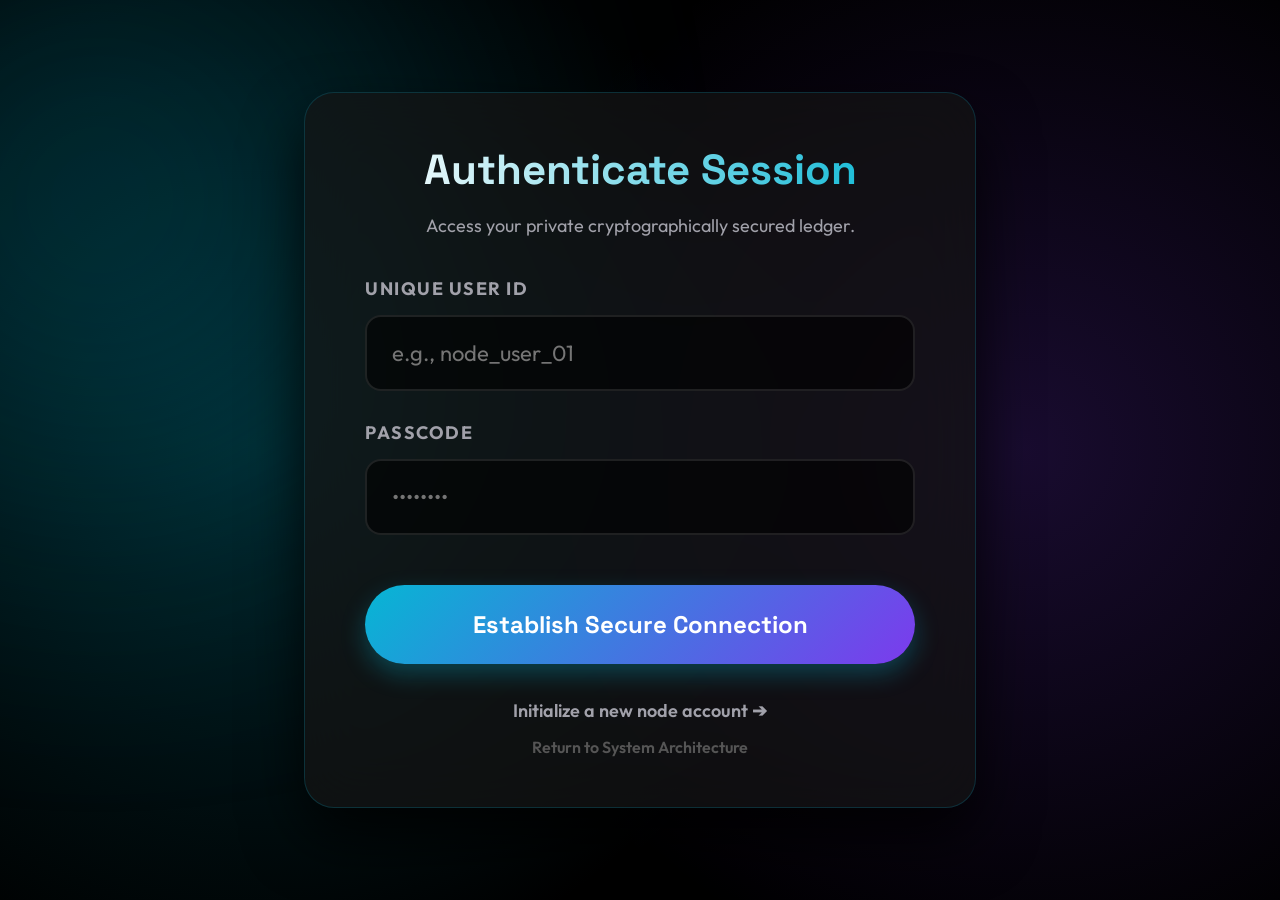
<file: frontend/user_login.html>
<!DOCTYPE html>
<html lang="en">
<head>
    <meta charset="UTF-8">
    <title>Login - Global Transit Portal</title>
    <link href="https://fonts.googleapis.com/css2?family=Outfit:wght@400;600;800&family=Space+Grotesk:wght@500;700;800&display=swap" rel="stylesheet">
    <style>
        body { 
            font-family: 'Outfit', sans-serif; 
            background: #000; 
            color: white; 
            display: flex; justify-content: center; align-items: center; 
            height: 100vh; margin: 0; position: relative;
            background-image: 
                radial-gradient(circle at 20% 50%, rgba(6, 182, 212, 0.2) 0%, transparent 50%),
                radial-gradient(circle at 80% 50%, rgba(124, 58, 237, 0.2) 0%, transparent 50%);
        }

        /* Ambient glowing orb */
        body::before { 
            content: ''; position: fixed; width: 600px; height: 600px; border-radius: 50%; filter: blur(150px);
            z-index: -1; opacity: 0.2; background: #06B6D4; top: -100px; left: -200px; animation: drift 15s infinite alternate; 
        }
        @keyframes drift { 0% { transform: translateY(0); } 100% { transform: translateY(50px); } }

        .glass-panel { 
            background: rgba(20, 20, 20, 0.7); backdrop-filter: blur(30px); border: 1px solid rgba(6, 182, 212, 0.2); 
            padding: 50px 60px; border-radius: 30px; width: 550px; box-shadow: 0 30px 60px rgba(0,0,0,0.8); text-align: center; 
        }
        
        h2 { font-family: 'Space Grotesk', sans-serif; font-size: 42px; font-weight: 800; margin-top: 0; margin-bottom: 5px; background: linear-gradient(to right, #FFFFFF, #06B6D4); -webkit-background-clip: text; -webkit-text-fill-color: transparent; }
        
        label { display: block; text-align: left; font-size: 18px; text-transform: uppercase; letter-spacing: 1.5px; color: #A1A1AA; font-weight: 700; margin-top: 30px; margin-bottom: 15px;}
        input { width: 100%; padding: 22px 25px; background: rgba(0,0,0,0.6); border: 2px solid rgba(255,255,255,0.1); border-radius: 16px; color: white; box-sizing: border-box; font-size: 22px; font-family: 'Outfit'; outline: none; transition: 0.3s; }
        input:focus { border-color: #06B6D4; box-shadow: 0 0 20px rgba(6, 182, 212, 0.3); background: rgba(0,0,0,0.8); }
        
        button { width: 100%; padding: 24px; border: none; border-radius: 100px; font-weight: 800; font-family: 'Space Grotesk', sans-serif; font-size: 24px; cursor: pointer; margin-top: 50px; color: white; background: linear-gradient(135deg, #06B6D4, #7C3AED); transition: 0.3s; box-shadow: 0 10px 25px rgba(6, 182, 212, 0.3);}
        button:hover { transform: translateY(-3px); box-shadow: 0 15px 35px rgba(6, 182, 212, 0.5); }
        
        .footer-link { margin-top: 35px; color: #A1A1AA; font-size: 18px; font-weight: 600; display: block; text-decoration: none; transition: 0.2s; }
        .footer-link:hover { color: #FFFFFF; }
        
        #errorMsg { color: #ef4444; font-size: 18px; font-weight: 600; margin-top: 25px; display: none; background: rgba(239, 68, 68, 0.1); padding: 15px; border-radius: 12px; border: 1px solid rgba(239,68,68,0.3);}
    </style>
</head>
<body>

    <div class="glass-panel">
        <h2>Authenticate Session</h2>
        <p style="color: #A1A1AA; font-size: 18px; margin-bottom: 40px;">Access your private cryptographically secured ledger.</p>
        
        <label>Unique User ID</label>
        <input type="text" id="login-user" placeholder="e.g., node_user_01" required>

        <label>Passcode</label>
        <input type="password" id="login-pass" placeholder="••••••••" required>

        <button onclick="loginUser()">Establish Secure Connection</button>
        <div id="errorMsg"></div>

        <a href="user_signup.html" class="footer-link">Initialize a new node account ➔</a>
        <a href="index.html" class="footer-link" style="margin-top: 15px; color: #555; font-size: 16px;">Return to System Architecture</a>
    </div>

    <script>
        async function loginUser() {
            const user = document.getElementById("login-user").value.trim();
            const pass = document.getElementById("login-pass").value.trim();
            const errorMsg = document.getElementById("errorMsg");

            try {
                const response = await fetch("http://127.0.0.1:8000/login", {
                    method: "POST",
                    headers: { "Content-Type": "application/json" },
                    body: JSON.stringify({ user_id: user, password: pass })
                });

                const result = await response.json();

                if (result.success) {
                    localStorage.setItem("ActiveSession", user);
                    window.location.href = "user_dashboard.html";
                } else {
                    errorMsg.style.display = "block";
                    errorMsg.innerHTML = "🚨 Authentications Failed. Check credentials.";
                }
            } catch (error) {
                errorMsg.style.display = "block";
                errorMsg.innerHTML = "API Offline. Run python main.py";
            }
        }
    </script>
</body>
</html>
</file>
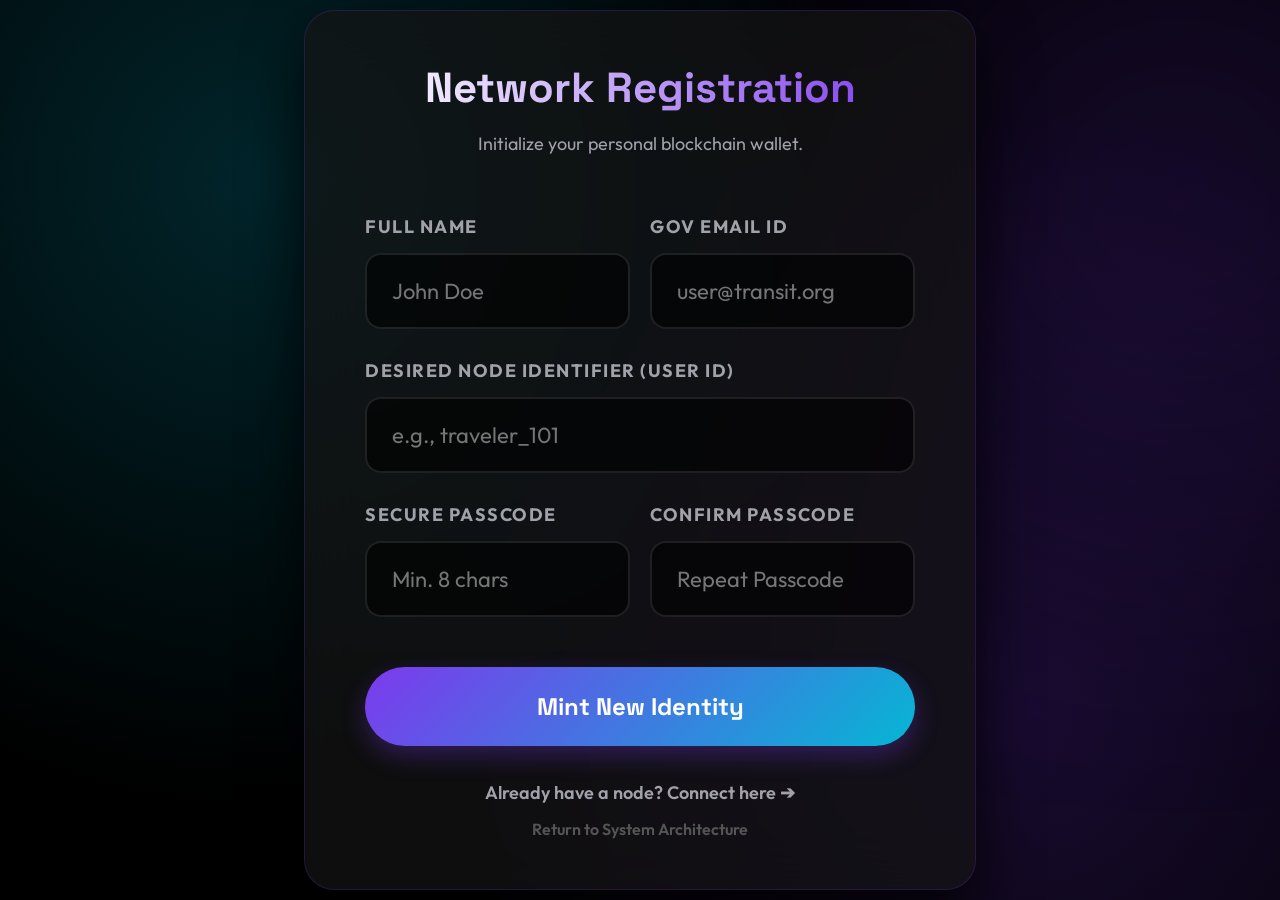
<file: frontend/user_signup.html>
<!DOCTYPE html>
<html lang="en">
<head>
    <meta charset="UTF-8">
    <title>Registration - Global Transit Portal</title>
    <link href="https://fonts.googleapis.com/css2?family=Outfit:wght@400;600;800&family=Space+Grotesk:wght@500;700;800&display=swap" rel="stylesheet">
    <style>
        body { 
            font-family: 'Outfit', sans-serif; 
            background: #000; 
            color: white; 
            display: flex; justify-content: center; align-items: center; 
            height: 100vh; margin: 0; position: relative;
            background-image: 
                radial-gradient(circle at 80% 80%, rgba(124, 58, 237, 0.2) 0%, transparent 50%),
                radial-gradient(circle at 20% 20%, rgba(6, 182, 212, 0.2) 0%, transparent 50%);
        }

        /* Ambient glowing orb */
        body::before { 
            content: ''; position: fixed; width: 600px; height: 600px; border-radius: 50%; filter: blur(150px);
            z-index: -1; opacity: 0.2; background: #7C3AED; top: -100px; right: -200px; animation: drift 15s infinite alternate; 
        }
        @keyframes drift { 0% { transform: translateY(0); } 100% { transform: translateY(50px); } }

        .glass-panel { 
            background: rgba(20, 20, 20, 0.7); backdrop-filter: blur(30px); border: 1px solid rgba(124, 58, 237, 0.2); 
            padding: 50px 60px; border-radius: 30px; width: 550px; box-shadow: 0 30px 60px rgba(0,0,0,0.8); text-align: center; 
        }
        
        h2 { font-family: 'Space Grotesk', sans-serif; font-size: 42px; font-weight: 800; margin-top: 0; margin-bottom: 5px; background: linear-gradient(to right, #FFFFFF, #7C3AED); -webkit-background-clip: text; -webkit-text-fill-color: transparent; }
        
        label { display: block; text-align: left; font-size: 18px; text-transform: uppercase; letter-spacing: 1.5px; color: #A1A1AA; font-weight: 700; margin-top: 30px; margin-bottom: 15px;}
        input { width: 100%; padding: 22px 25px; background: rgba(0,0,0,0.6); border: 2px solid rgba(255,255,255,0.1); border-radius: 16px; color: white; box-sizing: border-box; font-size: 22px; font-family: 'Outfit'; outline: none; transition: 0.3s; }
        input:focus { border-color: #7C3AED; box-shadow: 0 0 20px rgba(124, 58, 237, 0.3); background: rgba(0,0,0,0.8); }
        
        button { width: 100%; padding: 24px; border: none; border-radius: 100px; font-weight: 800; font-family: 'Space Grotesk', sans-serif; font-size: 24px; cursor: pointer; margin-top: 50px; color: white; background: linear-gradient(135deg, #7C3AED, #06B6D4); transition: 0.3s; box-shadow: 0 10px 25px rgba(124, 58, 237, 0.3);}
        button:hover { transform: translateY(-3px); box-shadow: 0 15px 35px rgba(124, 58, 237, 0.5); }
        
        .footer-link { margin-top: 35px; color: #A1A1AA; font-size: 18px; font-weight: 600; display: block; text-decoration: none; transition: 0.2s; }
        .footer-link:hover { color: #FFFFFF; }
        
        #errorMsg { color: #ef4444; font-size: 18px; font-weight: 600; margin-top: 25px; display: none; background: rgba(239, 68, 68, 0.1); padding: 15px; border-radius: 12px; border: 1px solid rgba(239,68,68,0.3);}
    </style>
</head>
<body>

    <div class="glass-panel">
        <h2>Network Registration</h2>
        <p style="color: #A1A1AA; font-size: 18px; margin-bottom: 30px;">Initialize your personal blockchain wallet.</p>
        
        <div style="display: flex; gap: 20px;">
            <div style="flex: 1;">
                <label>Full Name</label>
                <input type="text" id="reg-name" placeholder="John Doe" required>
            </div>
            <div style="flex: 1;">
                <label>Gov Email ID</label>
                <input type="email" id="reg-email" placeholder="user@transit.org" required>
            </div>
        </div>

        <label>Desired Node Identifier (User ID)</label>
        <input type="text" id="reg-user" placeholder="e.g., traveler_101" required>

        <div style="display: flex; gap: 20px;">
            <div style="flex: 1;">
                <label>Secure Passcode</label>
                <input type="password" id="reg-pass" placeholder="Min. 8 chars" required>
            </div>
            <div style="flex: 1;">
                <label>Confirm Passcode</label>
                <input type="password" id="reg-pass-confirm" placeholder="Repeat Passcode" required>
            </div>
        </div>

        <button onclick="registerUser()">Mint New Identity</button>
        <div id="errorMsg"></div>

        <a href="user_login.html" class="footer-link">Already have a node? Connect here ➔</a>
        <a href="index.html" class="footer-link" style="margin-top: 15px; color: #555; font-size: 16px;">Return to System Architecture</a>
    </div>

    <script>
        async function registerUser() {
            const name = document.getElementById("reg-name").value.trim();
            const email = document.getElementById("reg-email").value.trim();
            const user = document.getElementById("reg-user").value.trim();
            const pass = document.getElementById("reg-pass").value.trim();
            const passConfirm = document.getElementById("reg-pass-confirm").value.trim();
            const errorMsg = document.getElementById("errorMsg");

            // Basic Empty Field Validation
            if(name === "" || email === "" || user === "" || pass === "") {
                errorMsg.style.display = "block";
                errorMsg.innerHTML = "🚨 Error: All credential fields must be populated.";
                return;
            }

            // Password Complexity Verification
            if(pass.length < 5) {
                errorMsg.style.display = "block";
                errorMsg.innerHTML = "🚨 Error: Passcode must be at least 5 characters.";
                return;
            }

            // Double Check Matching Passwords
            if(pass !== passConfirm) {
                errorMsg.style.display = "block";
                errorMsg.innerHTML = "🚨 Error: Passcodes do not match.";
                return;
            }

            try {
                const response = await fetch("http://127.0.0.1:8000/register", {
                    method: "POST",
                    headers: { "Content-Type": "application/json" },
                    // The backend primarily needs User ID and Password, but we've successfully validated local credentials
                    body: JSON.stringify({ user_id: user, password: pass })
                });

                if (response.ok) {
                    localStorage.setItem("ActiveSession", user);
                    window.location.href = "user_dashboard.html";
                } else {
                    errorMsg.style.display = "block";
                    errorMsg.innerHTML = "🚨 Error: User ID is already occupied on the network.";
                }
            } catch (error) {
                errorMsg.style.display = "block";
                errorMsg.innerHTML = "API Offline. Run python main.py";
            }
        }
    </script>
</body>
</html>
</file>
<file: frontend/style.css>
@import url('https://fonts.googleapis.com/css2?family=Space+Grotesk:wght@300;400;500;600;700&family=Inter:wght@300;400;500;600&display=swap');

:root {
    --bg-base: #050505;
    --surface: rgba(20, 20, 20, 0.6);
    --surface-hover: rgba(30, 30, 30, 0.8);
    --border: rgba(255, 255, 255, 0.08);
    --glow-primary: #7C3AED; 
    --glow-secondary: #06B6D4; 
    --text-primary: #ffffff;
    --text-secondary: #A1A1AA;
    --danger: #ef4444;
    --success: #10b981;
}

body {
    font-family: 'Inter', sans-serif;
    background-color: var(--bg-base);
    color: var(--text-primary);
    margin: 0;
    padding: 0;
    overflow-x: hidden;
    position: relative;
    line-height: 1.8;
    font-size: 20px; /* EXTRA LARGE BASE SIZE for presentation */
}

/* Background Ambient Orbs */
body::before, body::after {
    content: '';
    position: fixed;
    width: 600px;
    height: 600px;
    border-radius: 50%;
    filter: blur(140px);
    z-index: -1;
    opacity: 0.35;
    pointer-events: none;
}
body::before {
    background: var(--glow-primary);
    top: -200px;
    left: -200px;
    animation: drift 15s infinite alternate;
}
body::after {
    background: var(--glow-secondary);
    bottom: -200px;
    right: -200px;
    animation: drift 20s infinite alternate-reverse;
}

@keyframes drift {
    0% { transform: translateY(0) scale(1); }
    100% { transform: translateY(50px) scale(1.2); }
}

/* Glass Navbar */
.navbar {
    background: rgba(5, 5, 5, 0.7);
    backdrop-filter: blur(20px);
    -webkit-backdrop-filter: blur(20px);
    border-bottom: 1px solid var(--border);
    display: flex;
    justify-content: center;
    padding: 20px 0;
    position: sticky;
    top: 0;
    z-index: 1000;
}

.navbar a {
    color: var(--text-secondary);
    text-decoration: none;
    font-family: 'Space Grotesk', sans-serif;
    font-size: 20px; /* EXTRA LARGE Navbar text */
    font-weight: 500;
    padding: 16px 30px;
    margin: 0 15px;
    border-radius: 100px;
    transition: all 0.3s ease;
    letter-spacing: 0.5px;
}

.navbar a:hover {
    color: white;
    background: rgba(255, 255, 255, 0.05);
}

.navbar a.active {
    color: white;
    background: rgba(255, 255, 255, 0.1);
    box-shadow: inset 0 0 0 1px rgba(255,255,255,0.2);
}

.navbar a.active[href="blocked_ledger.html"] {
    color: #fca5a5;
    background: rgba(239, 68, 68, 0.1);
    box-shadow: inset 0 0 0 1px rgba(239, 68, 68, 0.3);
}

/* Hero Section */
.hero {
    text-align: center;
    padding: 100px 20px 40px;
    max-width: 1200px;
    margin: 0 auto;
}

.badge {
    display: inline-flex;
    align-items: center;
    padding: 10px 25px;
    background: rgba(124, 58, 237, 0.1);
    border: 1px solid rgba(124, 58, 237, 0.3);
    border-radius: 100px;
    color: #c4b5fd;
    font-family: 'Space Grotesk', sans-serif;
    font-size: 18px; /* Larger badge */
    font-weight: 600;
    margin-bottom: 30px;
    letter-spacing: 1.5px;
    text-transform: uppercase;
}

h1 {
    font-family: 'Space Grotesk', sans-serif;
    font-size: 4.8rem; /* Massive header */
    font-weight: 700;
    line-height: 1.1;
    letter-spacing: -2px;
    margin: 0 0 30px;
    background: linear-gradient(to right, #FFFFFF, #A1A1AA);
    -webkit-background-clip: text;
    -webkit-text-fill-color: transparent;
}

.subtitle {
    font-size: 1.8rem; /* Massive subtitle */
    color: var(--text-secondary);
    max-width: 900px;
    margin: 0 auto 50px;
    line-height: 1.8;
}

/* Premium Image Frame */
.hero-image-wrapper {
    position: relative;
    border-radius: 24px;
    padding: 1px;
    background: linear-gradient(to bottom, rgba(255,255,255,0.2), rgba(255,255,255,0));
    box-shadow: 0 40px 80px -20px rgba(0,0,0,0.8), 0 0 40px rgba(124, 58, 237, 0.15);
    margin-top: 50px;
    overflow: hidden;
    transform: perspective(1000px) rotateX(2deg);
    transition: transform 0.5s ease;
}

.hero-image-wrapper:hover {
    transform: perspective(1000px) rotateX(0deg);
}

.hero-image {
    width: 100%;
    border-radius: 23px;
    display: block;
    object-fit: cover;
    height: 500px;
    border: 1px solid rgba(255,255,255,0.05);
}

/* Containers & Glass Panels */
.container {
    max-width: 1100px;
    margin: 60px auto;
    background: var(--surface);
    backdrop-filter: blur(24px);
    -webkit-backdrop-filter: blur(24px);
    border: 1px solid var(--border);
    border-radius: 24px;
    padding: 70px; /* Enhanced structural padding */
    box-shadow: 0 25px 50px -12px rgba(0, 0, 0, 0.5);
    transition: transform 0.3s ease, border-color 0.3s ease;
}

.container:hover {
    border-color: rgba(255,255,255,0.15);
}

h2 {
    font-family: 'Space Grotesk', sans-serif;
    font-size: 2.8rem; /* Massive h2 headers */
    font-weight: 600;
    margin-top: 0;
    margin-bottom: 25px;
    letter-spacing: -1px;
}

/* Inputs & Forms */
.form-group { margin-bottom: 30px; }

label {
    display: block;
    margin-bottom: 15px;
    color: #D4D4D8;
    font-family: 'Space Grotesk', sans-serif;
    font-size: 18px; /* Massive label font */
    text-transform: uppercase;
    letter-spacing: 1.5px;
    font-weight: 600;
}

input {
    width: 100%;
    padding: 22px 26px; /* Massive text box padding */
    background: rgba(0,0,0,0.4);
    border: 1px solid rgba(255,255,255,0.2);
    border-radius: 12px;
    color: white;
    font-size: 22px; /* Massive input font */
    font-family: 'Inter', sans-serif;
    box-sizing: border-box;
    transition: all 0.3s ease;
}

input:focus {
    outline: none;
    border-color: var(--glow-secondary);
    box-shadow: 0 0 0 1px var(--glow-secondary), 0 0 25px rgba(6, 182, 212, 0.3);
    background: rgba(0,0,0,0.6);
}

/* Beautiful Buttons */
button {
    background: white;
    color: black;
    border: none;
    padding: 22px 50px; /* Huge click targets */
    font-size: 22px; /* Huge button text */
    font-weight: 600;
    font-family: 'Space Grotesk', sans-serif;
    border-radius: 100px;
    cursor: pointer;
    transition: all 0.3s cubic-bezier(0.4, 0, 0.2, 1);
    box-shadow: 0 0 0 0 rgba(255,255,255,0.4);
    letter-spacing: 0.5px;
    margin-top: 25px;
    width: 100%;
}

button:hover {
    transform: translateY(-3px);
    box-shadow: 0 15px 30px -5px rgba(255,255,255,0.2), 0 0 0 4px rgba(255,255,255,0.1);
}

button.primary {
    background: linear-gradient(135deg, var(--glow-primary), #4F46E5);
    color: white;
}
button.primary:hover {
    box-shadow: 0 15px 30px -5px rgba(124, 58, 237, 0.4), 0 0 0 4px rgba(124, 58, 237, 0.2);
}

/* Data Tables */
table {
    width: 100%;
    border-collapse: separate;
    border-spacing: 0;
    margin-top: 40px;
    background: rgba(0,0,0,0.3);
    border-radius: 16px;
    border: 1px solid var(--border);
    overflow: hidden;
}

th, td {
    padding: 28px 24px; /* Massive table spacing */
    text-align: left;
    border-bottom: 1px solid var(--border);
    font-size: 20px; /* Massive table text */
}

th {
    background: rgba(255,255,255,0.02);
    font-family: 'Space Grotesk', sans-serif;
    font-weight: 600;
    color: var(--text-secondary);
    text-transform: uppercase;
    font-size: 18px; /* Bigger headers */
    letter-spacing: 1px;
}

tbody tr { transition: background 0.2s ease; }
tbody tr:hover { background: rgba(255,255,255,0.05); }
tbody tr:last-child td { border-bottom: none; }

/* Terminal Output Box */
#resultBox {
    margin-top: 50px;
    padding: 40px; /* Enhanced console padding */
    border-radius: 16px;
    background: rgba(0,0,0,0.6);
    border: 1px solid var(--border);
    font-family: 'Space Grotesk', sans-serif;
    font-size: 22px; /* Massive terminal response text */
    border-left: 5px solid var(--glow-secondary);
    line-height: 1.8;
}

.success { color: var(--success); font-weight: 600; display: flex; align-items: center; gap: 10px;}
.error { color: var(--danger); font-weight: 600; display: flex; align-items: center; gap: 10px;}
</file>
